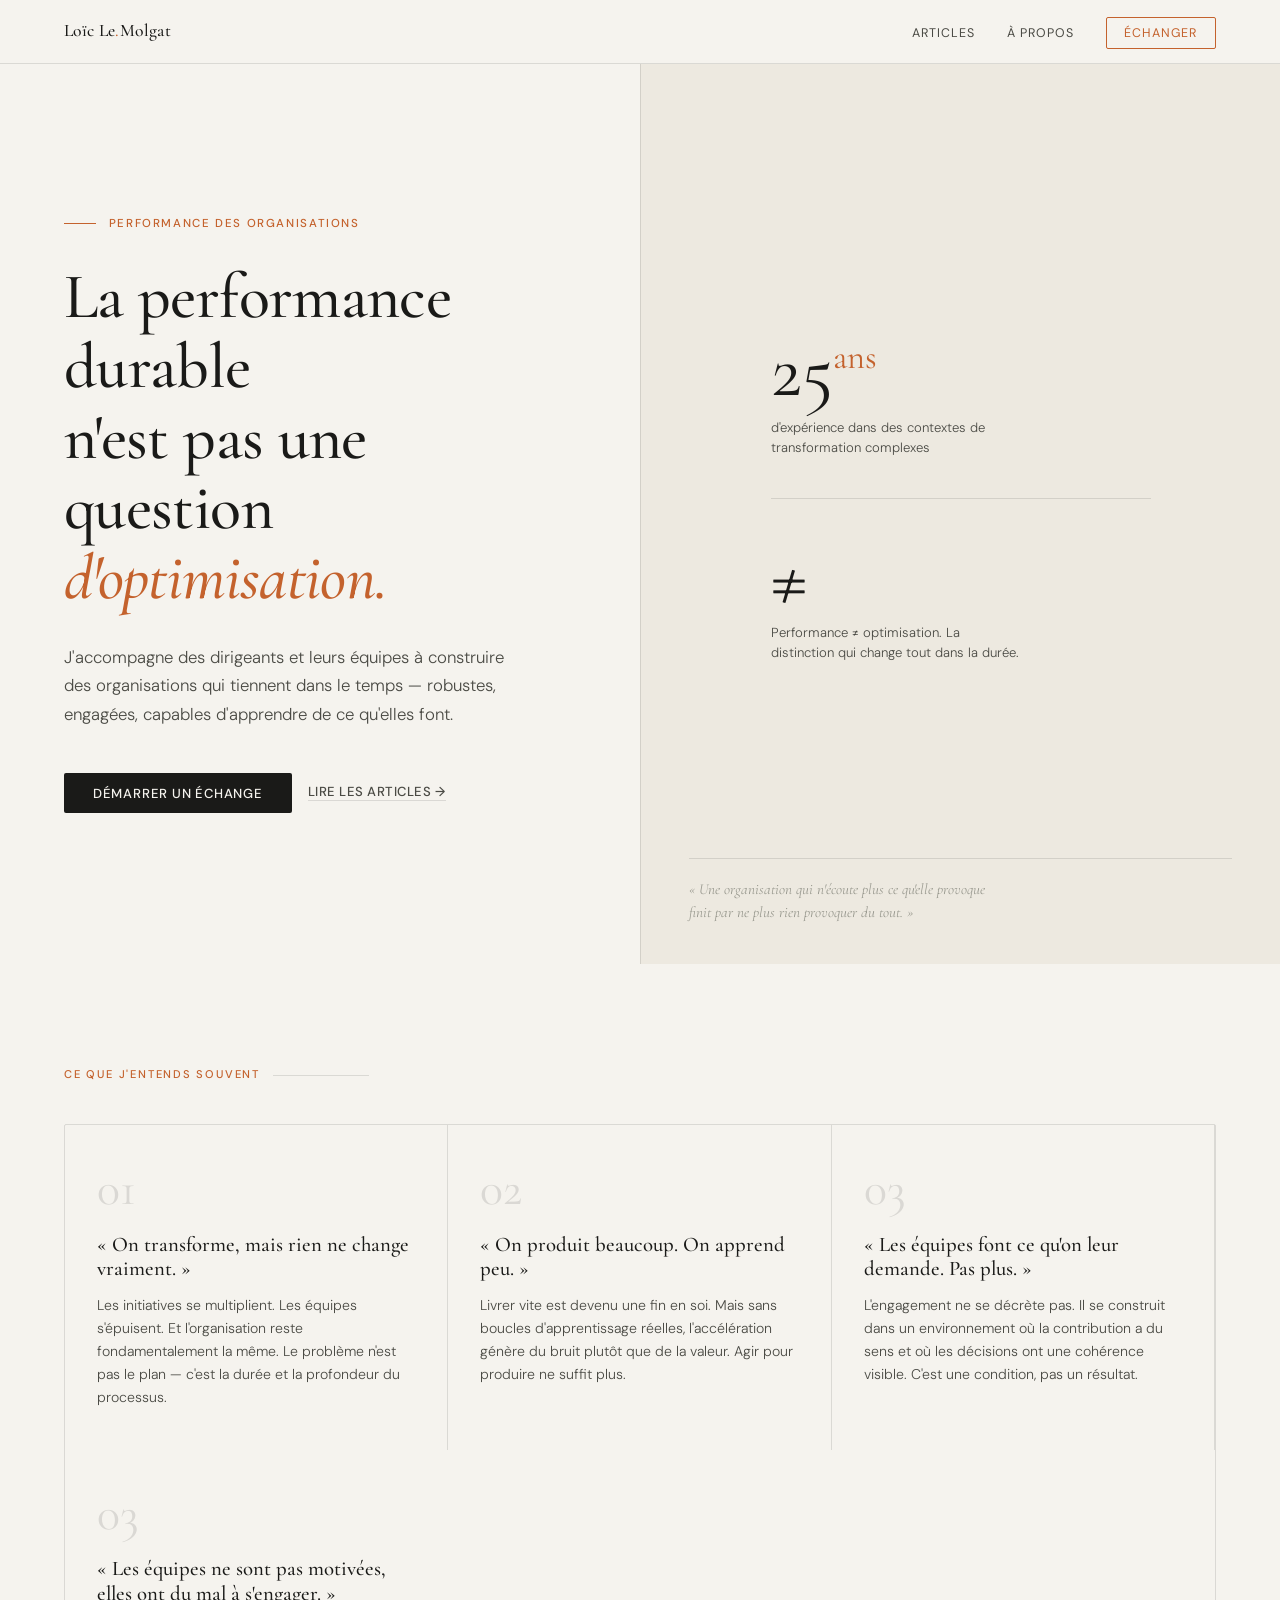
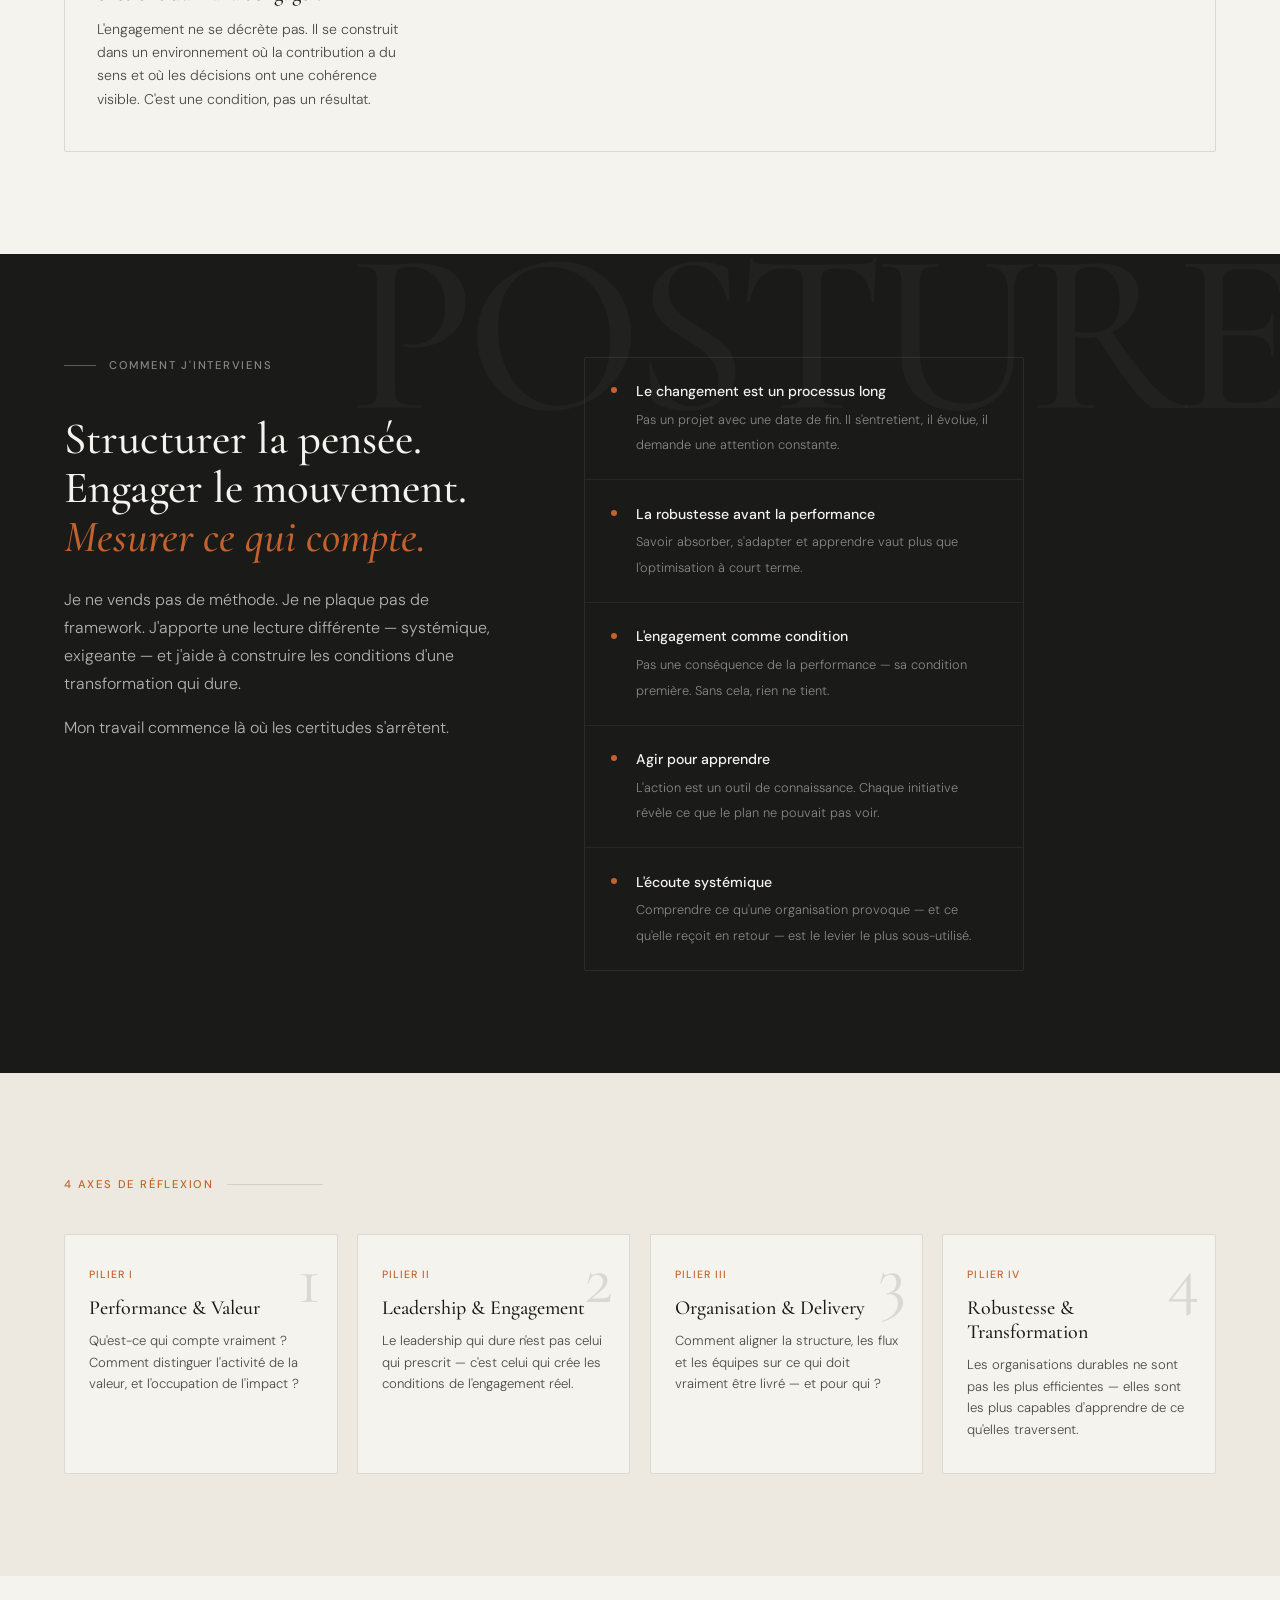
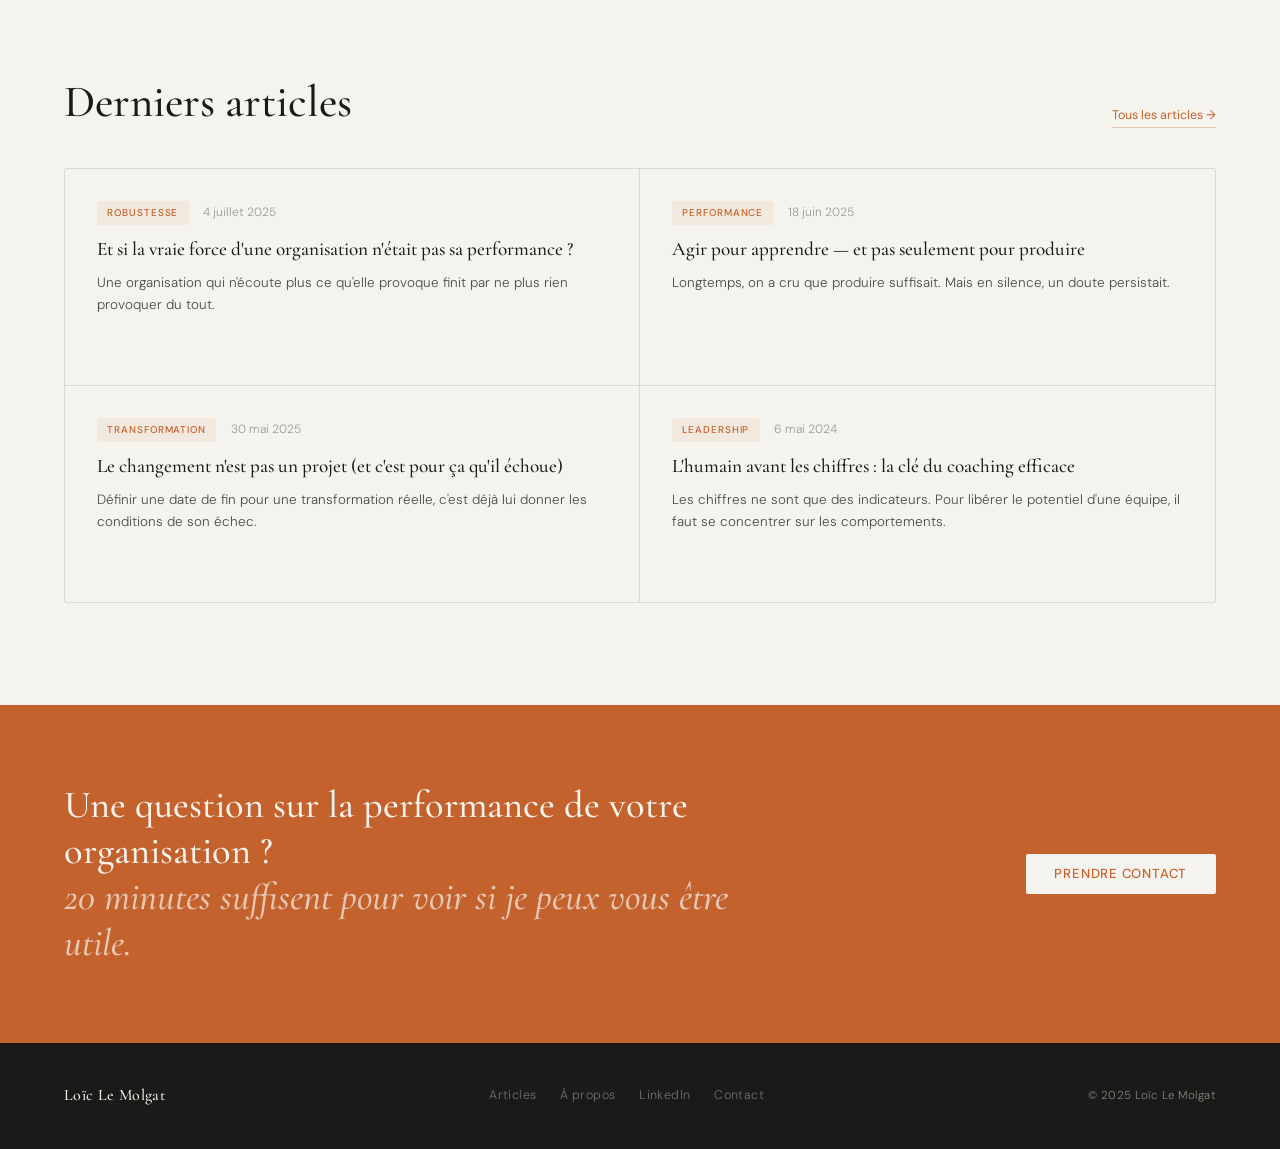
<file: index.html>
<!DOCTYPE html>
<html lang="fr">
<head>
  <meta charset="UTF-8">
  <meta name="viewport" content="width=device-width, initial-scale=1.0">
  <meta name="description" content="Loïc Le Molgat accompagne dirigeants et équipes sur la performance durable, le leadership et la transformation organisationnelle.">
  <meta property="og:title" content="Loïc Le Molgat — Performance, Leadership, Transformation">
  <meta property="og:description" content="La performance durable n'est pas une question d'optimisation.">
  <meta property="og:image" content="/images/og/og-default.jpg">
  <meta property="og:url" content="https://loiclemolgat.fr">
  <title>Loïc Le Molgat — Performance, Leadership, Transformation</title>

  <!-- Fonts -->
  <link rel="preconnect" href="https://fonts.googleapis.com">
  <link rel="preconnect" href="https://fonts.gstatic.com" crossorigin>
  <link href="https://fonts.googleapis.com/css2?family=Cormorant+Garamond:ital,wght@0,400;0,500;0,600;1,400;1,500&family=DM+Sans:wght@300;400;500&display=swap" rel="stylesheet">

  <!-- Global CSS -->
  <link rel="stylesheet" href="/css/base.css">
  <link rel="stylesheet" href="/css/components.css">
  <link rel="stylesheet" href="/css/layout.css">

  <!-- Page CSS -->
  <link rel="stylesheet" href="/css/pages/home.css">
</head>
<body class="page-body">

  <!-- ─── NAV ─── -->
  <nav class="nav" role="navigation" aria-label="Navigation principale">
    <a href="/" class="nav__logo">Loïc Le<span class="nav__logo-dot">.</span>Molgat</a>
    <ul class="nav__links" role="list">
      <li><a href="/articles.html" class="nav__link">Articles</a></li>
      <li><a href="/a-propos.html" class="nav__link">À propos</a></li>
      <li><a href="/contact.html" class="nav__link nav__link--cta">Échanger</a></li>
    </ul>
    <button class="nav__burger" aria-label="Menu" aria-expanded="false">
      <span></span><span></span><span></span>
    </button>
  </nav>

  <!-- ─── HERO ─── -->
  <section class="hero">
    <div class="hero__left">
      <div class="hero__eyebrow fade-up">Performance des organisations</div>

      <h1 class="hero__title fade-up">
        La performance durable<br>
        n'est pas une question<br>
        <em>d'optimisation.</em>
      </h1>

      <p class="hero__sub fade-up">
        J'accompagne des dirigeants et leurs équipes à construire des organisations
        qui tiennent dans le temps — robustes, engagées, capables d'apprendre
        de ce qu'elles font.
      </p>

      <div class="hero__actions fade-up">
        <a href="/contact.html" class="btn btn--primary">Démarrer un échange</a>
        <a href="/articles.html" class="btn btn--text">Lire les articles →</a>
      </div>
    </div>

    <div class="hero__right">
      <div class="hero__stats">
        <div class="hero__stat">
          <div class="stat__num">25<sup>ans</sup></div>
          <div class="stat__label">d'expérience dans des contextes de transformation complexes</div>
        </div>
        <div class="hero__stat">
          <div class="stat__num">≠</div>
          <div class="stat__label">Performance ≠ optimisation. La distinction qui change tout dans la durée.</div>
        </div>
      </div>
      <div class="hero__quote">
        « Une organisation qui n'écoute plus ce qu'elle provoque<br>
        finit par ne plus rien provoquer du tout. »
      </div>
    </div>
  </section>

  <!-- ─── PROBLEMS ─── -->
  <section class="section">
    <div class="section-label section-label--after">Ce que j'entends souvent</div>
    <div class="problems-grid">
      <div class="problems-grid__item">
        <span class="problem__num">01</span>
        <h3 class="problem__title">« On transforme, mais rien ne change vraiment. »</h3>
        <p class="problem__body">Les initiatives se multiplient. Les équipes s'épuisent. Et l'organisation reste fondamentalement la même. Le problème n'est pas le plan — c'est la durée et la profondeur du processus.</p>
      </div>
      <div class="problems-grid__item">
        <span class="problem__num">02</span>
        <h3 class="problem__title">« On produit beaucoup. On apprend peu. »</h3>
        <p class="problem__body">Livrer vite est devenu une fin en soi. Mais sans boucles d'apprentissage réelles, l'accélération génère du bruit plutôt que de la valeur. Agir pour produire ne suffit plus.</p>
      </div>
      <div class="problems-grid__item">
        <span class="problem__num">03</span>
        <h3 class="problem__title">« Les équipes font ce qu'on leur demande. Pas plus. »</h3>
        <p class="problem__body">L'engagement ne se décrète pas. Il se construit dans un environnement où la contribution a du sens et où les décisions ont une cohérence visible. C'est une condition, pas un résultat.</p>
      </div>
	  <div class="problems-grid__item">
        <span class="problem__num">03</span>
        <h3 class="problem__title">« Les équipes ne sont pas motivées, elles ont du mal à s'engager. »</h3>
        <p class="problem__body">L'engagement ne se décrète pas. Il se construit dans un environnement où la contribution a du sens et où les décisions ont une cohérence visible. C'est une condition, pas un résultat.</p>
      </div>
    </div>
  </section>

  <!-- ─── POSTURE ─── -->
  <section class="section section--dark posture">
    <div class="posture__watermark" aria-hidden="true">POSTURE</div>
    <div class="posture-grid">
      <div>
        <div class="section-label section-label--light">Comment j'interviens</div>
        <h2 class="posture__title">
          Structurer la pensée.<br>
          Engager le mouvement.<br>
          <em>Mesurer ce qui compte.</em>
        </h2>
        <p class="posture__body">Je ne vends pas de méthode. Je ne plaque pas de framework. J'apporte une lecture différente — systémique, exigeante — et j'aide à construire les conditions d'une transformation qui dure.</p>
        <p class="posture__body">Mon travail commence là où les certitudes s'arrêtent.</p>
      </div>
      <div class="convictions">
        <div class="conviction"><div class="conviction__dot"></div><div><span class="conviction__title">Le changement est un processus long</span><span class="conviction__body">Pas un projet avec une date de fin. Il s'entretient, il évolue, il demande une attention constante.</span></div></div>
        <div class="conviction"><div class="conviction__dot"></div><div><span class="conviction__title">La robustesse avant la performance</span><span class="conviction__body">Savoir absorber, s'adapter et apprendre vaut plus que l'optimisation à court terme.</span></div></div>
        <div class="conviction"><div class="conviction__dot"></div><div><span class="conviction__title">L'engagement comme condition</span><span class="conviction__body">Pas une conséquence de la performance — sa condition première. Sans cela, rien ne tient.</span></div></div>
        <div class="conviction"><div class="conviction__dot"></div><div><span class="conviction__title">Agir pour apprendre</span><span class="conviction__body">L'action est un outil de connaissance. Chaque initiative révèle ce que le plan ne pouvait pas voir.</span></div></div>
        <div class="conviction"><div class="conviction__dot"></div><div><span class="conviction__title">L'écoute systémique</span><span class="conviction__body">Comprendre ce qu'une organisation provoque — et ce qu'elle reçoit en retour — est le levier le plus sous-utilisé.</span></div></div>
      </div>
    </div>
  </section>

  <!-- ─── PILLARS ─── -->
  <section class="section section--warm">
    <div class="section-label section-label--after">4 axes de réflexion</div>
    <div class="pillars-grid">
      <div class="pillar-card"><span class="pillar-card__num" aria-hidden="true">1</span><span class="pillar-card__tag">Pilier I</span><h3 class="pillar-card__title">Performance & Valeur</h3><p class="pillar-card__body">Qu'est-ce qui compte vraiment ? Comment distinguer l'activité de la valeur, et l'occupation de l'impact ?</p></div>
      <div class="pillar-card"><span class="pillar-card__num" aria-hidden="true">2</span><span class="pillar-card__tag">Pilier II</span><h3 class="pillar-card__title">Leadership & Engagement</h3><p class="pillar-card__body">Le leadership qui dure n'est pas celui qui prescrit — c'est celui qui crée les conditions de l'engagement réel.</p></div>
      <div class="pillar-card"><span class="pillar-card__num" aria-hidden="true">3</span><span class="pillar-card__tag">Pilier III</span><h3 class="pillar-card__title">Organisation & Delivery</h3><p class="pillar-card__body">Comment aligner la structure, les flux et les équipes sur ce qui doit vraiment être livré — et pour qui ?</p></div>
      <div class="pillar-card"><span class="pillar-card__num" aria-hidden="true">4</span><span class="pillar-card__tag">Pilier IV</span><h3 class="pillar-card__title">Robustesse & Transformation</h3><p class="pillar-card__body">Les organisations durables ne sont pas les plus efficientes — elles sont les plus capables d'apprendre de ce qu'elles traversent.</p></div>
    </div>
  </section>

  <!-- ─── ARTICLES ─── -->
  <section class="section">
    <div class="section-header">
      <h2>Derniers articles</h2>
      <a href="/articles.html" class="section-header__link">Tous les articles →</a>
    </div>
    <div class="home-articles">
      <a class="home-article" href="/articles/vraie-force-organisation-performance.html" data-pillar="Robustesse & Transformation">
        <div class="article-meta"><span class="badge badge--pillar">Robustesse</span><span class="article-date">4 juillet 2025</span></div>
        <h3 class="home-article__title">Et si la vraie force d'une organisation n'était pas sa performance ?</h3>
        <p class="home-article__excerpt">Une organisation qui n'écoute plus ce qu'elle provoque finit par ne plus rien provoquer du tout.</p>
        <span class="home-article__arrow">Lire l'article →</span>
      </a>
      <a class="home-article" href="/articles/agir-pour-apprendre.html" data-pillar="Performance & Valeur">
        <div class="article-meta"><span class="badge badge--pillar">Performance</span><span class="article-date">18 juin 2025</span></div>
        <h3 class="home-article__title">Agir pour apprendre — et pas seulement pour produire</h3>
        <p class="home-article__excerpt">Longtemps, on a cru que produire suffisait. Mais en silence, un doute persistait.</p>
        <span class="home-article__arrow">Lire l'article →</span>
      </a>
      <a class="home-article" href="/articles/changement-pas-un-projet.html" data-pillar="Robustesse & Transformation">
        <div class="article-meta"><span class="badge badge--pillar">Transformation</span><span class="article-date">30 mai 2025</span></div>
        <h3 class="home-article__title">Le changement n'est pas un projet (et c'est pour ça qu'il échoue)</h3>
        <p class="home-article__excerpt">Définir une date de fin pour une transformation réelle, c'est déjà lui donner les conditions de son échec.</p>
        <span class="home-article__arrow">Lire l'article →</span>
      </a>
      <a class="home-article" href="/articles/humain-avant-chiffres-coaching.html" data-pillar="Leadership & Engagement">
        <div class="article-meta"><span class="badge badge--pillar">Leadership</span><span class="article-date">6 mai 2024</span></div>
        <h3 class="home-article__title">L'humain avant les chiffres : la clé du coaching efficace</h3>
        <p class="home-article__excerpt">Les chiffres ne sont que des indicateurs. Pour libérer le potentiel d'une équipe, il faut se concentrer sur les comportements.</p>
        <span class="home-article__arrow">Lire l'article →</span>
      </a>
    </div>
  </section>

  <!-- ─── CTA BAND ─── -->
  <section class="cta-band">
    <h2 class="cta-band__title">
      Une question sur la performance de votre organisation ?<br>
      <em>20 minutes suffisent pour voir si je peux vous être utile.</em>
    </h2>
    <a href="/contact.html" class="btn btn--white">Prendre contact</a>
  </section>

  <!-- ─── FOOTER ─── -->
  <footer class="footer">
    <a href="/" class="footer__brand">Loïc Le Molgat</a>
    <nav class="footer__links" aria-label="Liens secondaires">
      <a href="/articles.html" class="footer__link">Articles</a>
      <a href="/a-propos.html" class="footer__link">À propos</a>
      <a href="https://linkedin.com/in/loiclemolgat" class="footer__link" target="_blank" rel="noopener">LinkedIn</a>
      <a href="/contact.html" class="footer__link">Contact</a>
    </nav>
    <span class="footer__copy">© 2025 Loïc Le Molgat</span>
  </footer>

  <!-- Toast -->
  <div class="toast" id="toast" role="status" aria-live="polite">
    <div class="toast__dot"></div>
    <span class="toast__message"></span>
  </div>

  <!-- JS -->
  <script src="/js/main.js"></script>
</body>
</html>
</file>
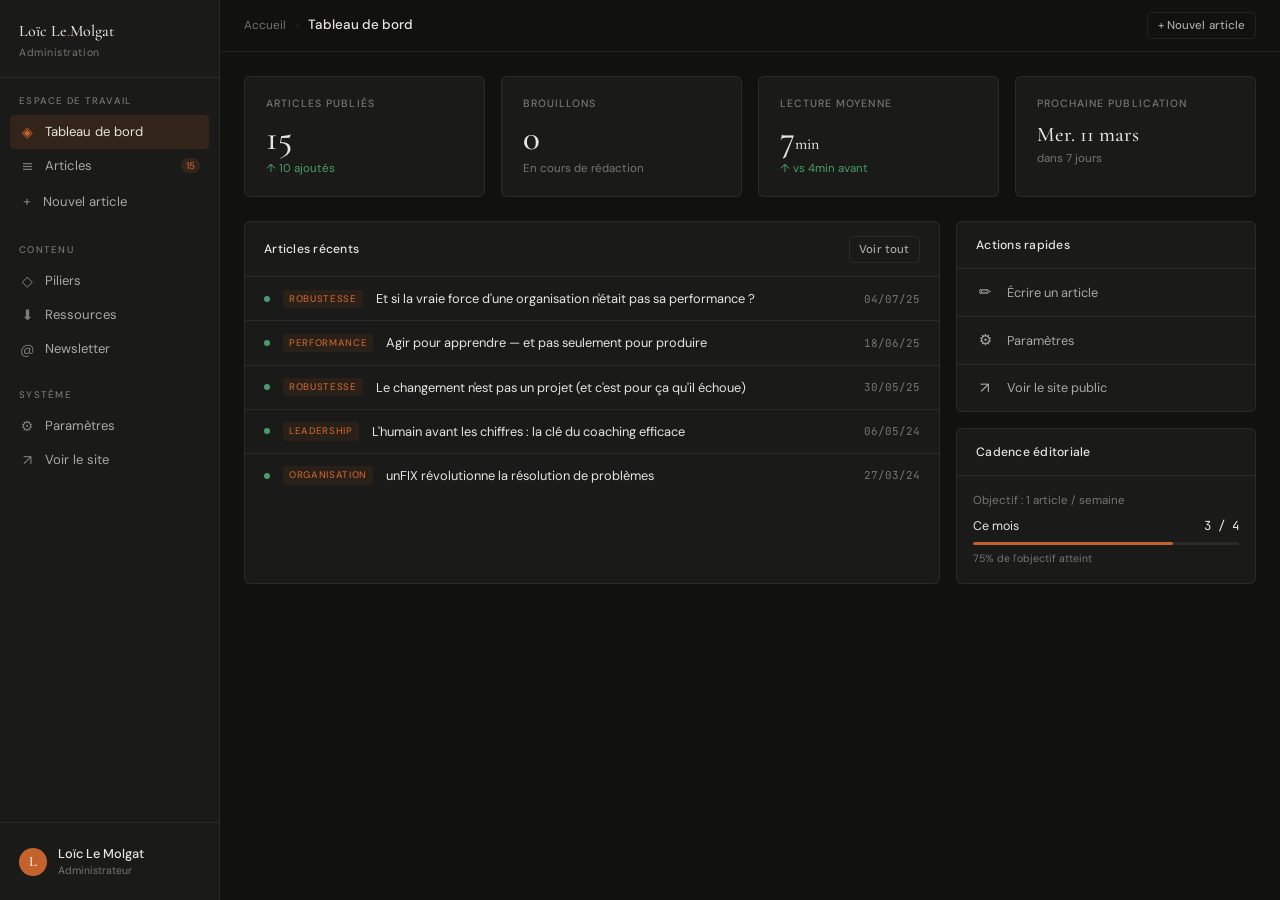
<file: admin/index.html>
<!DOCTYPE html>
<html lang="fr">
<head>
  <meta charset="UTF-8">
  <meta name="viewport" content="width=device-width, initial-scale=1.0">
  <meta name="robots" content="noindex, nofollow">
  <title>Admin — loiclemolgat.fr</title>

  <!-- Fonts -->
  <link rel="preconnect" href="https://fonts.googleapis.com">
  <link href="https://fonts.googleapis.com/css2?family=Cormorant+Garamond:ital,wght@0,400;0,500;1,400&family=DM+Sans:wght@300;400;500&family=JetBrains+Mono:wght@400;500&display=swap" rel="stylesheet">

  <!-- Admin CSS -->
  <link rel="stylesheet" href="/css/admin/admin-base.css">
  <link rel="stylesheet" href="/css/admin/editor.css">
  <link rel="stylesheet" href="/css/admin/dashboard.css">
</head>
<body>

  <!-- ─── SIDEBAR ─── -->
  <aside class="sidebar">
    <a href="/" class="sidebar__brand" target="_blank">
      <div class="sidebar__brand-name">Loïc Le<span>.</span>Molgat</div>
      <div class="sidebar__brand-sub">Administration</div>
    </a>

    <div class="sidebar__section">
      <div class="sidebar__section-label">Espace de travail</div>
      <button class="sidebar__nav-item active" data-view="dashboard" onclick="showView('dashboard')">
        <span class="nav-icon">◈</span> Tableau de bord
      </button>
      <button class="sidebar__nav-item" data-view="articles" onclick="showView('articles'); Articles.init()">
        <span class="nav-icon">≡</span> Articles
        <span class="nav-badge">15</span>
      </button>
      <a class="sidebar__nav-item" href="/admin/editor.html" style="text-decoration:none;display:flex;align-items:center;gap:.5rem;">
        <span class="nav-icon">+</span> Nouvel article
      </a>
    </div>

    <div class="sidebar__section">
      <div class="sidebar__section-label">Contenu</div>
      <button class="sidebar__nav-item" data-view="pillars" onclick="showView('pillars')">
        <span class="nav-icon">◇</span> Piliers
      </button>
      <button class="sidebar__nav-item" onclick="showToast('Bientôt disponible')">
        <span class="nav-icon">⬇</span> Ressources
      </button>
      <button class="sidebar__nav-item" onclick="showToast('Bientôt disponible')">
        <span class="nav-icon">@</span> Newsletter
      </button>
    </div>

    <div class="sidebar__section">
      <div class="sidebar__section-label">Système</div>
      <button class="sidebar__nav-item" data-view="settings" onclick="showView('settings')">
        <span class="nav-icon">⚙</span> Paramètres
      </button>
      <button class="sidebar__nav-item" onclick="window.open('/', '_blank')">
        <span class="nav-icon">↗</span> Voir le site
      </button>

    </div>

    <div class="sidebar__footer">
      <div class="sidebar__user">
        <div class="user-avatar">L</div>
        <div>
          <div class="user-name">Loïc Le Molgat</div>
          <div class="user-role">Administrateur</div>
        </div>
      </div>
    </div>
  </aside>

  <!-- ─── MAIN ─── -->
  <div class="admin-main">

    <!-- Topbar -->
    <div class="topbar">
      <span class="topbar__path" id="topbar-path">Accueil</span>
      <span class="topbar__sep">›</span>
      <span class="topbar__title" id="topbar-title">Tableau de bord</span>
      <div class="topbar__actions" id="topbar-actions">
        <button class="abtn abtn--ghost abtn--sm" onclick="showView('editor'); Editor.newArticle()">+ Nouvel article</button>
      </div>
    </div>

    <!-- Content -->
    <div class="admin-content">

      <!-- ═══ DASHBOARD ═══ -->
      <div id="view-dashboard" class="a-view active">
        <div class="stats-row">
          <div class="stat-card">
            <div class="stat-card__label">Articles publiés</div>
            <div class="stat-card__value">15</div>
            <div class="stat-card__sub stat-trend">↑ 10 ajoutés</div>
          </div>
          <div class="stat-card">
            <div class="stat-card__label">Brouillons</div>
            <div class="stat-card__value">2</div>
            <div class="stat-card__sub">En cours de rédaction</div>
          </div>
          <div class="stat-card">
            <div class="stat-card__label">Lecture moyenne</div>
            <div class="stat-card__value">7<span style="font-size:1rem">min</span></div>
            <div class="stat-card__sub stat-trend">↑ vs 4min avant</div>
          </div>
          <div class="stat-card">
            <div class="stat-card__label">Prochaine publication</div>
            <div class="stat-card__value" style="font-size:1.3rem;padding-top:0.3rem">Mer. 11 mars</div>
            <div class="stat-card__sub">dans 7 jours</div>
          </div>
        </div>

        <div class="dash-grid">
          <div class="panel">
            <div class="panel__header">
              <span class="panel__title">Articles récents</span>
              <button class="abtn abtn--ghost abtn--sm" onclick="showView('articles'); Articles.init()">Voir tout</button>
            </div>
            <div id="recent-articles-list"></div>
          </div>

          <div style="display:flex;flex-direction:column;gap:1rem">
            <div class="panel">
              <div class="panel__header"><span class="panel__title">Actions rapides</span></div>
              <div class="quick-action" onclick="showView('editor'); Editor.newArticle()"><span class="qa-icon">✏</span><span>Écrire un article</span></div>
              <div class="quick-action" onclick="showView('settings')"><span class="qa-icon">⚙</span><span>Paramètres</span></div>
              <div class="quick-action" onclick="window.open('/', '_blank')"><span class="qa-icon">↗</span><span>Voir le site public</span></div>
            </div>

            <div class="panel">
              <div class="panel__header"><span class="panel__title">Cadence éditoriale</span></div>
              <div style="padding:1rem">
                <div style="font-size:0.72rem;color:var(--a-text-dim);margin-bottom:0.5rem">Objectif : 1 article / semaine</div>
                <div style="display:flex;justify-content:space-between;font-size:0.78rem;color:var(--a-text);margin-bottom:0.4rem"><span>Ce mois</span><span style="font-family:var(--a-mono)">3 / 4</span></div>
                <div class="prog-bar"><div class="prog-fill" style="width:75%"></div></div>
                <div style="font-size:0.66rem;color:var(--a-text-dim);margin-top:0.3rem">75% de l'objectif atteint</div>
              </div>
            </div>
          </div>
        </div>
      </div>

      <!-- ═══ ARTICLES ═══ -->
      <div id="view-articles" class="a-view">
        <div class="list-toolbar">
          <input type="text" id="articles-search" class="search-input" placeholder="Rechercher un article…">
          <select id="articles-filter-pillar" class="filter-select">
            <option value="">Tous les piliers</option>
            <option value="Performance">Performance & Valeur</option>
            <option value="Leadership">Leadership & Engagement</option>
            <option value="Organisation">Organisation & Delivery</option>
            <option value="Robustesse">Robustesse & Transformation</option>
          </select>
          <select id="articles-filter-status" class="filter-select">
            <option value="">Tous statuts</option>
            <option value="published">Publiés</option>
            <option value="draft">Brouillons</option>
          </select>
        </div>
        <div class="articles-table">
          <div class="table-head">
            <span>Titre</span><span>Pilier</span><span>Statut</span><span>Date</span><span>Actions</span>
          </div>
          <div id="articles-tbody"></div>
        </div>
      </div>

      <!-- ═══ EDITOR ═══ -->
      <div id="view-editor" class="a-view">
        <div class="editor-layout">
          <div class="editor-main">
            <div class="editor-toolbar">
              <button class="tb-btn" onclick="Editor.format('bold')"><b>G</b></button>
              <button class="tb-btn" onclick="Editor.format('italic')"><em>I</em></button>
              <div class="tb-sep"></div>
              <button class="tb-btn" onclick="Editor.format('h2')">H2</button>
              <button class="tb-btn" onclick="Editor.format('h3')">H3</button>
              <div class="tb-sep"></div>
              <button class="tb-btn" onclick="Editor.format('quote')">«»</button>
              <button class="tb-btn" onclick="Editor.format('ul')">— Liste</button>
              <div class="tb-sep"></div>
              <button class="tb-btn" onclick="Editor.format('link')">↗ Lien</button>
              <span class="autosave"><div class="autosave__dot"></div><span id="autosave-label">Sauvegardé</span></span>
            </div>

            <input type="text" class="editor-title" id="editor-title" placeholder="Titre de l'article…">

            <div class="editor-meta">
              <span class="editor-meta__pillar" id="editor-pillar-display">Pilier non défini</span>
              <span style="color:var(--a-border-hi)">·</span>
              <span id="editor-status-display">Brouillon</span>
            </div>

            <div class="editor-scroll">
              <div class="editor-body" id="editor-body" contenteditable="true"
                data-placeholder="Commencez à écrire… Partez d'un problème réel, donnez une lecture différente, apportez un cadre de réflexion. Terminez par une ouverture.">
              </div>
            </div>

            <div class="word-count">
              <span id="word-count">0 mots</span>
              <span id="read-time">~ 0 min de lecture</span>
            </div>
          </div>

          <div class="editor-sidebar">
            <div class="panel">
              <div class="sp-header">Publication <span class="status-badge status-badge--draft" id="pub-status-badge">Brouillon</span></div>
              <div class="sp-body">
                <div class="form-group">
                  <label class="form-label">Statut</label>
                  <select class="form-control" id="pub-status">
                    <option value="draft">Brouillon</option>
                    <option value="published">Publié</option>
                  </select>
                </div>
                <div class="form-group">
                  <label class="form-label">Date</label>
                  <input type="date" class="form-control" id="pub-date">
                </div>
                <div style="display:flex;gap:0.5rem;margin-top:0.3rem">
                  <button class="abtn abtn--ghost" style="flex:1" onclick="Editor.saveDraft()">Brouillon</button>
                  <button class="abtn abtn--primary" style="flex:1" onclick="Editor.publish()">Publier</button>
                </div>
              </div>
            </div>

            <div class="panel">
              <div class="sp-header">Classification</div>
              <div class="sp-body">
                <div class="form-group">
                  <label class="form-label">Pilier</label>
                  <select class="form-control" id="article-pillar">
                    <option value="">Choisir…</option>
                    <option value="Performance & Valeur">Performance & Valeur</option>
                    <option value="Leadership & Engagement">Leadership & Engagement</option>
                    <option value="Organisation & Delivery">Organisation & Delivery</option>
                    <option value="Robustesse & Transformation">Robustesse & Transformation</option>
                  </select>
                </div>
                <div class="form-group">
                  <label class="form-label">Mots-clés</label>
                  <div class="tag-input" id="tags-container" onclick="document.getElementById('tag-text').focus()">
                    <span class="tag">transformation <span class="tag__remove" onclick="Editor.removeTag(this)">×</span></span>
                    <input id="tag-text" type="text" class="tag-text-input" placeholder="Ajouter…" onkeydown="Editor.addTag(event)">
                  </div>
                </div>
              </div>
            </div>

            <div class="panel">
              <div class="sp-header">SEO & Méta</div>
              <div class="sp-body">
                <div class="form-group">
                  <label class="form-label">Extrait</label>
                  <textarea class="form-textarea" id="article-excerpt" placeholder="2–3 phrases qui donnent envie de lire…"></textarea>
                </div>
                <div class="form-group">
                  <label class="form-label">Slug URL</label>
                  <input type="text" class="form-control" id="article-slug" placeholder="mon-article">
                </div>
              </div>
            </div>

            <div class="panel">
              <div class="sp-header">Rappel éditorial</div>
              <div class="sp-body">
                <div class="editorial-reminder">
                  <div class="editorial-reminder__step"><span class="editorial-reminder__num">①</span><span class="editorial-reminder__text">Partir d'un problème réel</span></div>
                  <div class="editorial-reminder__step"><span class="editorial-reminder__num">②</span><span class="editorial-reminder__text">Donner une lecture différente</span></div>
                  <div class="editorial-reminder__step"><span class="editorial-reminder__num">③</span><span class="editorial-reminder__text">Apporter un cadre de réflexion</span></div>
                  <div class="editorial-reminder__step"><span class="editorial-reminder__num">④</span><span class="editorial-reminder__text">Terminer par une ouverture</span></div>
                  <div class="editorial-reminder__avoid">Éviter : effets de mode · injonctions · déclarations vagues</div>
                </div>
              </div>
            </div>
          </div>
        </div>
      </div>

      <!-- ═══ SETTINGS ═══ -->
      <div id="view-settings" class="a-view">
        <div class="settings-layout">
          <div class="settings-nav">
            <button class="settings-nav-item active" onclick="showSettingsPanel('general', this)">Général</button>
            <button class="settings-nav-item" onclick="showSettingsPanel('editorial', this)">Éditorial</button>
            <button class="settings-nav-item" onclick="showSettingsPanel('seo', this)">SEO</button>
            <button class="settings-nav-item" onclick="showSettingsPanel('contact', this)">Contact</button>
            <button class="settings-nav-item" onclick="showSettingsPanel('compte', this)">Compte</button>
          </div>
          <div id="settings-panels">
            <div id="settings-general" class="settings-panel active">
              <div class="settings-section">
                <div class="settings-section-title">Informations du site</div>
                <div class="settings-body">
                  <div class="settings-row"><div class="settings-row__label"><strong>Nom du site</strong><span>Affiché dans l'onglet</span></div><input type="text" class="form-control" value="Loïc Le Molgat" style="width:200px"></div>
                  <div class="settings-row"><div class="settings-row__label"><strong>Tagline</strong><span>Phrase d'accroche</span></div><input type="text" class="form-control" value="Performance des organisations" style="width:200px"></div>
                  <div class="settings-row"><div class="settings-row__label"><strong>URL du site</strong></div><input type="text" class="form-control" value="https://loiclemolgat.fr" style="width:220px"></div>
                </div>
              </div>
              <div class="settings-section">
                <div class="settings-section-title">Fonctionnalités</div>
                <div class="settings-body">
                  <div class="settings-row"><div class="settings-row__label"><strong>Newsletter</strong><span>Afficher l'inscription sur le site</span></div><div class="toggle" onclick="this.classList.toggle('on')"></div></div>
                  <div class="settings-row"><div class="settings-row__label"><strong>Commentaires</strong><span>Activer les réactions</span></div><div class="toggle" onclick="this.classList.toggle('on')"></div></div>
                  <div class="settings-row"><div class="settings-row__label"><strong>Contenu premium</strong><span>Téléchargements</span></div><div class="toggle" onclick="this.classList.toggle('on')"></div></div>
                </div>
              </div>
              <button class="abtn abtn--primary" onclick="showToast('Paramètres sauvegardés')">Sauvegarder</button>
            </div>
            <div id="settings-editorial" class="settings-panel">
              <div class="settings-section">
                <div class="settings-section-title">Ligne éditoriale</div>
                <div class="settings-body">
                  <div class="settings-row"><div class="settings-row__label"><strong>Fréquence cible</strong></div><select class="form-control" style="width:160px"><option selected>1 article / semaine</option><option>2 articles / mois</option></select></div>
                  <div class="settings-row"><div class="settings-row__label"><strong>Longueur cible</strong></div><select class="form-control" style="width:160px"><option>800–1 200 mots</option><option selected>1 200–2 000 mots</option><option>2 000+ mots</option></select></div>
                </div>
              </div>
              <button class="abtn abtn--primary" onclick="showToast('Paramètres éditoriaux sauvegardés')">Sauvegarder</button>
            </div>
            <div id="settings-seo" class="settings-panel">
              <div class="settings-section">
                <div class="settings-section-title">Métadonnées</div>
                <div class="settings-body">
                  <div class="settings-row"><div class="settings-row__label"><strong>Meta description</strong></div><textarea class="form-textarea" style="width:280px">Loïc Le Molgat accompagne dirigeants et équipes sur la performance durable, le leadership et la transformation organisationnelle.</textarea></div>
                  <div class="settings-row"><div class="settings-row__label"><strong>Google Analytics</strong></div><input type="text" class="form-control" placeholder="G-XXXXXXXXXX" style="width:180px"></div>
                  <div class="settings-row"><div class="settings-row__label"><strong>Sitemap XML</strong></div><div class="toggle on" onclick="this.classList.toggle('on')"></div></div>
                </div>
              </div>
              <button class="abtn abtn--primary" onclick="showToast('Paramètres SEO sauvegardés')">Sauvegarder</button>
            </div>
            <div id="settings-contact" class="settings-panel">
              <div class="settings-section">
                <div class="settings-section-title">Contact & Réseaux</div>
                <div class="settings-body">
                  <div class="settings-row"><div class="settings-row__label"><strong>Email</strong></div><input type="email" class="form-control" value="loic@loiclemolgat.fr" style="width:220px"></div>
                  <div class="settings-row"><div class="settings-row__label"><strong>LinkedIn</strong></div><input type="text" class="form-control" value="linkedin.com/in/loiclemolgat" style="width:220px"></div>
                  <div class="settings-row"><div class="settings-row__label"><strong>Lien Calendly</strong><span>Pour le CTA rendez-vous</span></div><input type="text" class="form-control" placeholder="calendly.com/…" style="width:220px"></div>
                </div>
              </div>
              <button class="abtn abtn--primary" onclick="showToast('Contact sauvegardé')">Sauvegarder</button>
            </div>
            <div id="settings-compte" class="settings-panel">
              <div class="settings-section">
                <div class="settings-section-title">Profil administrateur</div>
                <div class="settings-body">
                  <div class="settings-row"><div class="settings-row__label"><strong>Nom affiché</strong></div><input type="text" class="form-control" value="Loïc Le Molgat" style="width:200px"></div>
                  <div class="settings-row"><div class="settings-row__label"><strong>Email</strong></div><input type="email" class="form-control" value="loic@loiclemolgat.fr" style="width:200px"></div>
                  <div class="settings-row"><div class="settings-row__label"><strong>Mot de passe</strong></div><button class="abtn abtn--ghost abtn--sm">Modifier</button></div>
                </div>
              </div>
              <button class="abtn abtn--primary" onclick="showToast('Compte mis à jour')">Sauvegarder</button>
            </div>
          </div>
        </div>
      </div>

      <!-- ═══ PILLARS ═══ -->
      <div id="view-pillars" class="a-view">
        <div style="max-width:700px;display:flex;flex-direction:column;gap:0.8rem">
          <div class="panel"><div class="panel__header"><span style="font-family:var(--a-serif);font-size:1rem">Performance & Valeur</span><span style="font-size:0.72rem;color:var(--a-text-dim)">6 articles</span></div><div style="padding:1rem 1.2rem;font-size:0.82rem;color:var(--a-text-dim);line-height:1.6">Qu'est-ce qui compte vraiment ? Comment distinguer l'activité de la valeur, et l'occupation de l'impact ?</div></div>
          <div class="panel"><div class="panel__header"><span style="font-family:var(--a-serif);font-size:1rem">Leadership & Engagement</span><span style="font-size:0.72rem;color:var(--a-text-dim)">5 articles</span></div><div style="padding:1rem 1.2rem;font-size:0.82rem;color:var(--a-text-dim);line-height:1.6">Le leadership qui dure n'est pas celui qui prescrit — c'est celui qui crée les conditions de l'engagement réel.</div></div>
          <div class="panel"><div class="panel__header"><span style="font-family:var(--a-serif);font-size:1rem">Organisation & Delivery</span><span style="font-size:0.72rem;color:var(--a-text-dim)">4 articles</span></div><div style="padding:1rem 1.2rem;font-size:0.82rem;color:var(--a-text-dim);line-height:1.6">Comment aligner la structure, les flux et les équipes sur ce qui doit vraiment être livré ?</div></div>
          <div class="panel"><div class="panel__header"><span style="font-family:var(--a-serif);font-size:1rem">Robustesse & Transformation</span><span style="font-size:0.72rem;color:var(--a-text-dim)">7 articles</span></div><div style="padding:1rem 1.2rem;font-size:0.82rem;color:var(--a-text-dim);line-height:1.6">Les organisations durables ne sont pas les plus efficientes — elles sont les plus capables d'apprendre de ce qu'elles traversent.</div></div>
        </div>
      </div>

    </div><!-- /admin-content -->
  </div><!-- /admin-main -->

  <!-- Toast -->
  <div class="a-toast" id="a-toast">
    <div class="a-toast__dot"></div>
    <span class="a-toast__msg"></span>
  </div>

  <!-- Admin JS (order matters) -->
  <script src="/js/admin/admin-core.js"></script>
  <script src="/js/admin/articles.js"></script>
  <script src="/js/admin/editor.js"></script>

  <script>
    // ─── INIT ───
    document.addEventListener('DOMContentLoaded', async () => {
      Editor.init();

      // Charger les articles depuis l'API dès le démarrage
      await Articles.load();

      // Afficher les 5 derniers dans le dashboard
      const list = document.getElementById('recent-articles-list');
      if (list) {
        const recent = Articles.data.filter(a => a.status === 'published').slice(0, 5);
        list.innerHTML = recent.length
          ? recent.map(a => `
              <div class="article-row" onclick="showView('articles'); Articles.init()">
                <div class="status-dot status-dot--${a.status}"></div>
                <span class="pillar-tag">${(a.pillar||'').split('&')[0].trim()}</span>
                <span class="article-row__title">${a.title}</span>
                <span class="article-row__date">${Articles.formatDate(a.date)}</span>
              </div>`).join('')
          : '<div style="padding:1rem;font-size:.82rem;color:var(--a-text-dim)">Aucun article trouvé.</div>';
      }
    });
  </script>
</body>
</html>
</file>
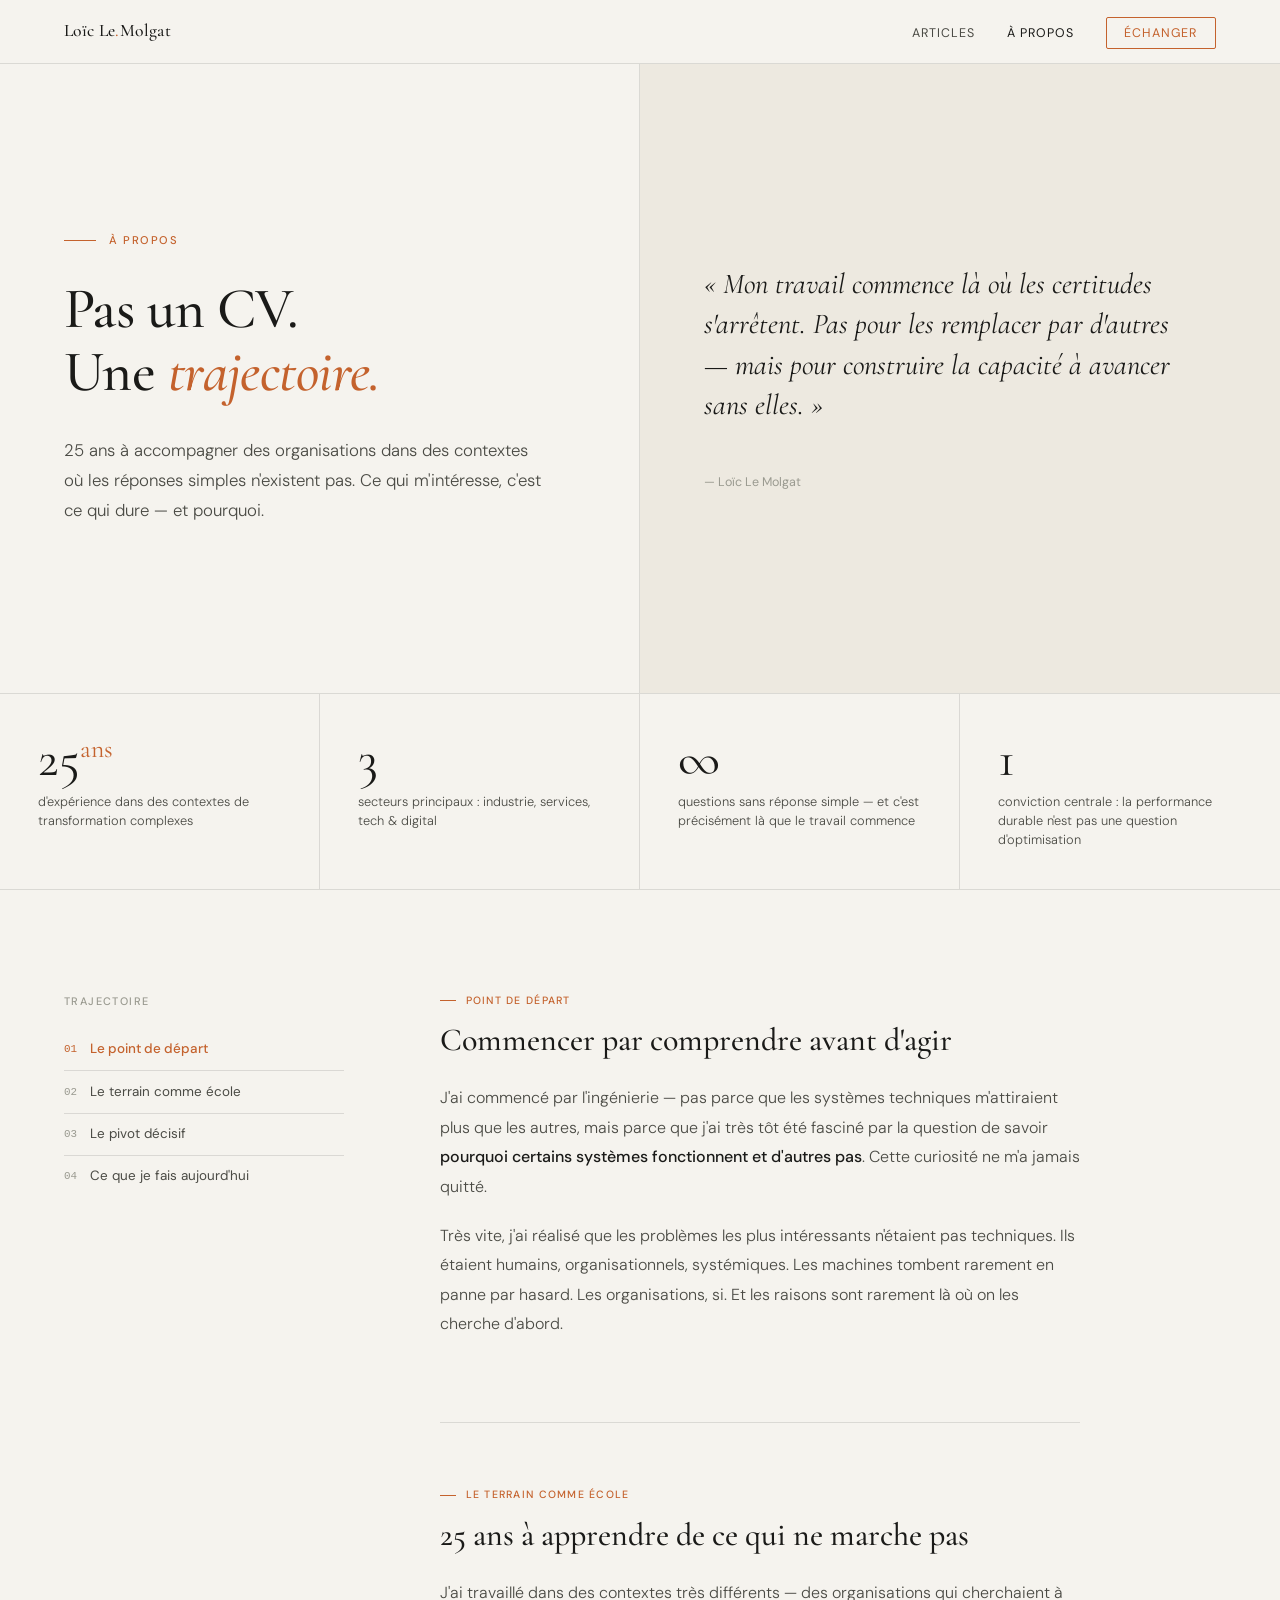
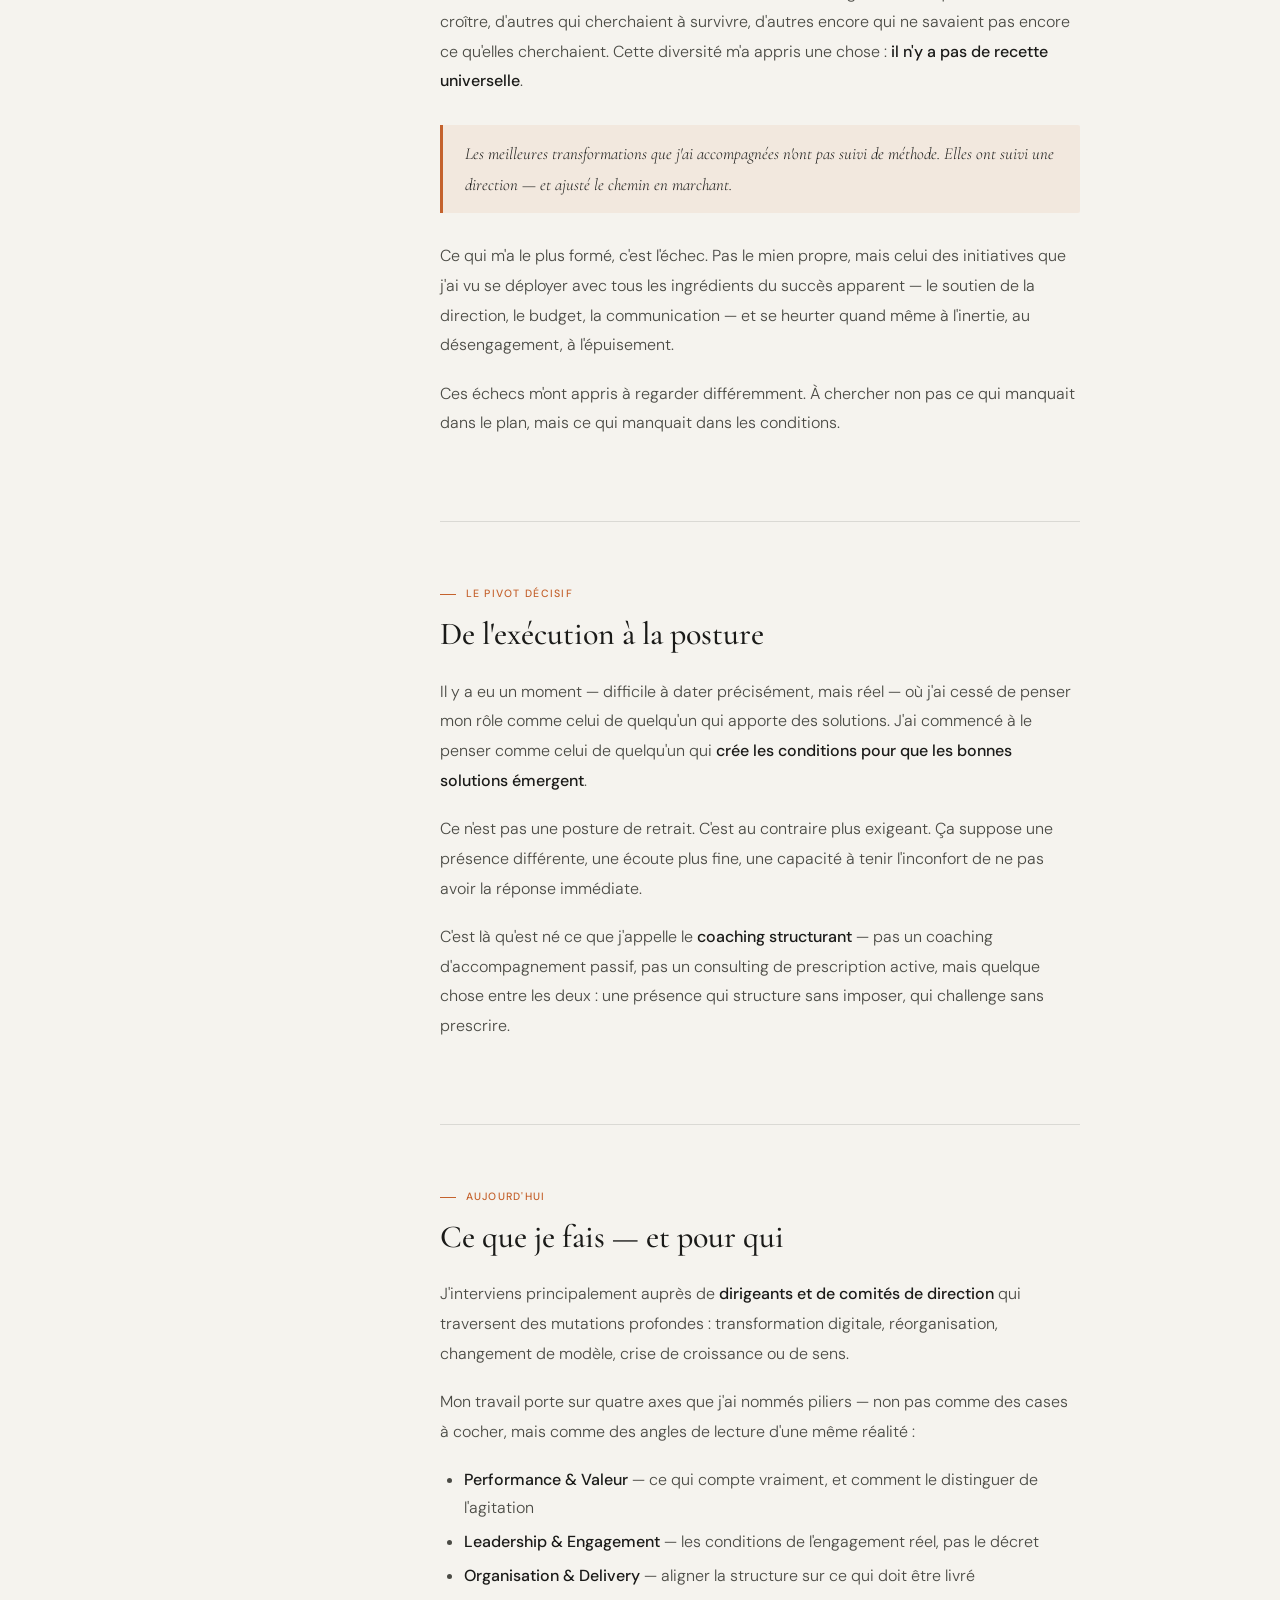
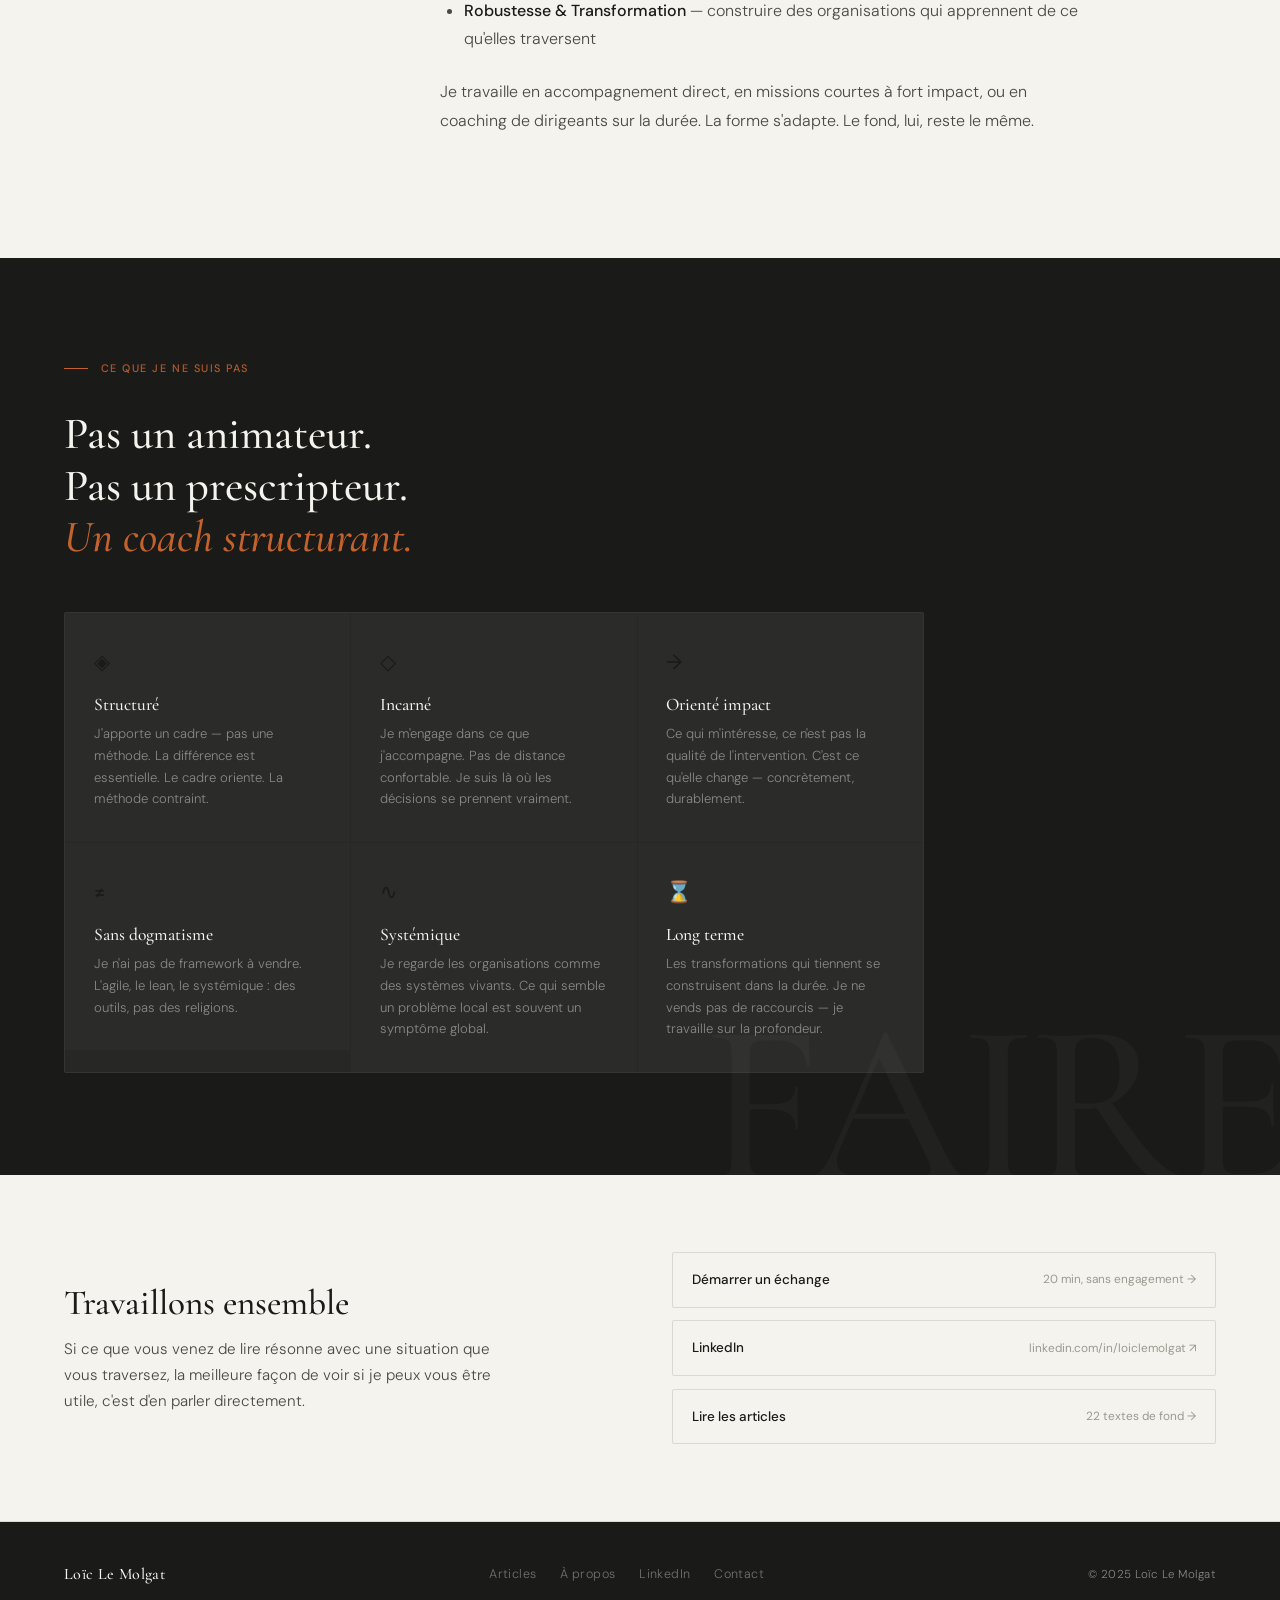
<file: a-propos.html>
<!DOCTYPE html>
<html lang="fr">
<head>
  <meta charset="UTF-8">
  <meta name="viewport" content="width=device-width, initial-scale=1.0">
  <meta name="description" content="25 ans d'expérience dans des contextes de transformation complexes. Loïc Le Molgat accompagne dirigeants et équipes vers une performance durable.">
  <title>À propos — Loïc Le Molgat</title>

  <!-- Fonts -->
  <link rel="preconnect" href="https://fonts.googleapis.com">
  <link rel="preconnect" href="https://fonts.gstatic.com" crossorigin>
  <link href="https://fonts.googleapis.com/css2?family=Cormorant+Garamond:ital,wght@0,400;0,500;0,600;1,400;1,500&family=DM+Sans:wght@300;400;500&display=swap" rel="stylesheet">

  <!-- Global CSS -->
  <link rel="stylesheet" href="/css/base.css">
  <link rel="stylesheet" href="/css/components.css">
  <link rel="stylesheet" href="/css/layout.css">

  <style>
    /* ─── HERO ABOUT ─── */
    .about-hero {
      display: grid;
      grid-template-columns: 1fr 1fr;
      min-height: 70vh;
      border-bottom: 1px solid var(--rule);
    }

    .about-hero__left {
      padding: clamp(4rem, 8vw, 7rem) clamp(1.5rem, 5vw, 4rem);
      display: flex;
      flex-direction: column;
      justify-content: center;
      border-right: 1px solid var(--rule);
    }

    .about-hero__eyebrow {
      font-size: 0.7rem;
      font-weight: 500;
      letter-spacing: 0.14em;
      text-transform: uppercase;
      color: var(--accent);
      margin-bottom: 1.8rem;
      display: flex;
      align-items: center;
      gap: 0.8rem;
    }

    .about-hero__eyebrow::before {
      content: '';
      width: 2rem;
      height: 1px;
      background: var(--accent);
    }

    .about-hero__title {
      font-size: clamp(2.2rem, 4.5vw, 3.6rem);
      line-height: 1.08;
      margin-bottom: 2rem;
      letter-spacing: -0.01em;
    }

    .about-hero__title em { font-style: italic; color: var(--accent); }

    .about-hero__intro {
      font-size: 1.05rem;
      line-height: 1.8;
      color: var(--ink-light);
      font-weight: 300;
      max-width: 44ch;
    }

    .about-hero__right {
      background: var(--paper-warm);
      padding: clamp(3rem, 6vw, 5rem) clamp(1.5rem, 5vw, 4rem);
      display: flex;
      flex-direction: column;
      justify-content: center;
      gap: 2rem;
    }

    .about-hero__quote {
      font-family: var(--serif);
      font-style: italic;
      font-size: clamp(1.3rem, 2.5vw, 1.8rem);
      line-height: 1.4;
      color: var(--ink);
      max-width: 36ch;
    }

    .about-hero__quote-source {
      font-size: 0.78rem;
      color: var(--ink-faint);
      margin-top: 1rem;
      font-style: normal;
    }

    /* ─── NUMBERS STRIP ─── */
    .numbers-strip {
      display: grid;
      grid-template-columns: repeat(4, 1fr);
      border-bottom: 1px solid var(--rule);
    }

    .number-item {
      padding: 2.5rem clamp(1.5rem, 3vw, 3rem);
      border-right: 1px solid var(--rule);
    }

    .number-item:last-child { border-right: none; }

    .number-item__value {
      font-family: var(--serif);
      font-size: clamp(2.4rem, 4vw, 3.5rem);
      font-weight: 400;
      line-height: 1;
      color: var(--ink);
      margin-bottom: 0.4rem;
    }

    .number-item__value span { color: var(--accent); font-size: 0.5em; vertical-align: super; }

    .number-item__label {
      font-size: 0.8rem;
      color: var(--ink-light);
      font-weight: 300;
      line-height: 1.5;
    }

    /* ─── TRAJECTORY ─── */
    .trajectory {
      padding: clamp(4rem, 8vw, 7rem) clamp(1.5rem, 5vw, 4rem);
      display: grid;
      grid-template-columns: 280px 1fr;
      gap: 6rem;
      align-items: start;
    }

    .trajectory__nav {
      position: sticky;
      top: calc(var(--nav-height) + 2rem);
    }

    .trajectory__nav-label {
      font-size: 0.68rem;
      font-weight: 500;
      letter-spacing: 0.13em;
      text-transform: uppercase;
      color: var(--ink-faint);
      margin-bottom: 1.2rem;
    }

    .traj-link {
      display: flex;
      align-items: flex-start;
      gap: 0.8rem;
      padding: 0.7rem 0;
      border-bottom: 1px solid var(--rule);
      text-decoration: none;
      cursor: pointer;
      background: none;
      border-left: none;
      border-right: none;
      border-top: none;
      width: 100%;
      text-align: left;
      font-family: var(--sans);
      transition: all var(--transition);
    }

    .traj-link:last-child { border-bottom: none; }

    .traj-link__num {
      font-family: var(--mono);
      font-size: 0.68rem;
      color: var(--ink-faint);
      padding-top: 3px;
      flex-shrink: 0;
    }

    .traj-link__text {
      font-size: 0.84rem;
      color: var(--ink-light);
      line-height: 1.4;
      transition: color var(--transition);
    }

    .traj-link:hover .traj-link__text { color: var(--ink); }
    .traj-link.active .traj-link__text { color: var(--accent); font-weight: 500; }
    .traj-link.active .traj-link__num  { color: var(--accent); }

    /* ─── TRAJECTORY CONTENT ─── */
    .trajectory__content { max-width: 640px; }

    .traj-section {
      padding-bottom: 4rem;
      border-bottom: 1px solid var(--rule);
      margin-bottom: 4rem;
    }

    .traj-section:last-child {
      border-bottom: none;
      margin-bottom: 0;
      padding-bottom: 0;
    }

    .traj-section__tag {
      font-size: 0.66rem;
      font-weight: 500;
      letter-spacing: 0.12em;
      text-transform: uppercase;
      color: var(--accent);
      margin-bottom: 0.8rem;
      display: flex;
      align-items: center;
      gap: 0.6rem;
    }

    .traj-section__tag::before {
      content: '';
      width: 1rem;
      height: 1px;
      background: var(--accent);
    }

    .traj-section__title {
      font-family: var(--serif);
      font-size: clamp(1.5rem, 2.5vw, 2rem);
      font-weight: 500;
      line-height: 1.15;
      color: var(--ink);
      margin-bottom: 1.5rem;
    }

    .traj-section__body p {
      font-size: 1rem;
      line-height: 1.85;
      color: var(--ink-light);
      font-weight: 300;
      margin-bottom: 1.2rem;
    }

    .traj-section__body strong { color: var(--ink); font-weight: 500; }

    .traj-section__body blockquote {
      border-left: 3px solid var(--accent);
      padding: 0.8rem 1.4rem;
      margin: 1.8rem 0;
      background: var(--accent-soft);
      border-radius: 0 var(--radius-sm) var(--radius-sm) 0;
    }

    .traj-section__body blockquote p {
      font-family: var(--serif);
      font-style: italic;
      font-size: 1.05rem;
      color: var(--ink);
      margin: 0;
    }

    /* ─── POSTURE BLOCK ─── */
    .posture-block {
      background: var(--ink);
      padding: clamp(4rem, 8vw, 7rem) clamp(1.5rem, 5vw, 4rem);
      position: relative;
      overflow: hidden;
    }

    .posture-block::before {
      content: 'FAIRE';
      position: absolute;
      bottom: -0.2em;
      right: -0.05em;
      font-family: var(--serif);
      font-size: clamp(8rem, 18vw, 22rem);
      font-weight: 500;
      color: rgba(255,255,255,0.03);
      line-height: 1;
      pointer-events: none;
      letter-spacing: -0.04em;
    }

    .posture-block__inner {
      max-width: 860px;
    }

    .posture-block__label {
      font-size: 0.68rem;
      font-weight: 500;
      letter-spacing: 0.14em;
      text-transform: uppercase;
      color: rgba(196,98,45,0.9);
      margin-bottom: 2rem;
      display: flex;
      align-items: center;
      gap: 0.8rem;
    }

    .posture-block__label::before {
      content: '';
      width: 1.5rem;
      height: 1px;
      background: var(--accent);
    }

    .posture-block__title {
      font-family: var(--serif);
      font-size: clamp(1.8rem, 3.5vw, 3rem);
      font-weight: 500;
      color: var(--paper);
      line-height: 1.15;
      margin-bottom: 3rem;
    }

    .posture-block__title em { font-style: italic; color: var(--accent); }

    .posture-grid {
      display: grid;
      grid-template-columns: repeat(3, 1fr);
      gap: 1px;
      background: rgba(255,255,255,0.06);
      border: 1px solid rgba(255,255,255,0.06);
      border-radius: var(--radius-sm);
      overflow: hidden;
    }

    .posture-item {
      padding: 2rem 1.8rem;
      background: rgba(255,255,255,0.02);
      transition: background var(--transition);
    }

    .posture-item:hover { background: rgba(255,255,255,0.05); }

    .posture-item__icon {
      font-size: 1.3rem;
      margin-bottom: 1rem;
      display: block;
    }

    .posture-item__title {
      font-family: var(--serif);
      font-size: 1.1rem;
      font-weight: 500;
      color: var(--paper);
      margin-bottom: 0.5rem;
      line-height: 1.2;
    }

    .posture-item__body {
      font-size: 0.82rem;
      color: rgba(232,230,224,0.5);
      line-height: 1.65;
      font-weight: 300;
    }

    /* ─── CONTACT STRIP ─── */
    .contact-strip {
      padding: clamp(3rem, 6vw, 5rem) clamp(1.5rem, 5vw, 4rem);
      display: grid;
      grid-template-columns: 1fr 1fr;
      gap: 4rem;
      border-bottom: 1px solid var(--rule);
      align-items: center;
    }

    .contact-strip__text h2 {
      font-family: var(--serif);
      font-size: clamp(1.5rem, 3vw, 2.2rem);
      font-weight: 500;
      line-height: 1.2;
      margin-bottom: 0.8rem;
    }

    .contact-strip__text p {
      font-size: 0.95rem;
      color: var(--ink-light);
      font-weight: 300;
      line-height: 1.7;
      max-width: 44ch;
    }

    .contact-strip__links {
      display: flex;
      flex-direction: column;
      gap: 0.8rem;
    }

    .contact-link {
      display: flex;
      align-items: center;
      justify-content: space-between;
      padding: 1rem 1.2rem;
      border: 1px solid var(--rule);
      border-radius: var(--radius-sm);
      text-decoration: none;
      color: var(--ink);
      transition: all var(--transition);
    }

    .contact-link:hover {
      border-color: var(--accent);
      background: var(--accent-soft);
    }

    .contact-link__label {
      font-size: 0.84rem;
      font-weight: 500;
    }

    .contact-link__meta {
      font-size: 0.74rem;
      color: var(--ink-faint);
    }

    /* ─── RESPONSIVE ─── */
    @media (max-width: 960px) {
      .about-hero { grid-template-columns: 1fr; min-height: auto; }
      .about-hero__left { border-right: none; border-bottom: 1px solid var(--rule); }
      .numbers-strip { grid-template-columns: 1fr 1fr; }
      .number-item:nth-child(2) { border-right: none; }
      .number-item:nth-child(3) { border-top: 1px solid var(--rule); }
      .trajectory { grid-template-columns: 1fr; gap: 2rem; }
      .trajectory__nav { position: static; display: flex; gap: 0.5rem; flex-wrap: wrap; }
      .traj-link { padding: 0.4rem 0.8rem; border: 1px solid var(--rule); border-radius: 20px; width: auto; }
      .traj-link__num { display: none; }
      .posture-grid { grid-template-columns: 1fr; }
      .contact-strip { grid-template-columns: 1fr; gap: 2.5rem; }
    }

    @media (max-width: 600px) {
      .numbers-strip { grid-template-columns: 1fr 1fr; }
    }
  </style>
</head>
<body class="page-body">

  <!-- ─── NAV ─── -->
  <nav class="nav" role="navigation" aria-label="Navigation principale">
    <a href="/index.html" class="nav__logo">Loïc Le<span class="nav__logo-dot">.</span>Molgat</a>
    <ul class="nav__links" role="list">
      <li><a href="/articles.html" class="nav__link">Articles</a></li>
      <li><a href="/a-propos.html" class="nav__link nav__link--active">À propos</a></li>
      <li><a href="/contact.html" class="nav__link nav__link--cta">Échanger</a></li>
    </ul>
    <button class="nav__burger" aria-label="Menu" aria-expanded="false">
      <span></span><span></span><span></span>
    </button>
  </nav>

  <!-- ─── HERO ─── -->
  <section class="about-hero">
    <div class="about-hero__left">
      <div class="about-hero__eyebrow fade-up">À propos</div>
      <h1 class="about-hero__title fade-up">
        Pas un CV.<br>
        Une <em>trajectoire.</em>
      </h1>
      <p class="about-hero__intro fade-up">
        25 ans à accompagner des organisations dans des contextes où les réponses simples n'existent pas. Ce qui m'intéresse, c'est ce qui dure — et pourquoi.
      </p>
    </div>
    <div class="about-hero__right">
      <p class="about-hero__quote">
        « Mon travail commence là où les certitudes s'arrêtent. Pas pour les remplacer par d'autres — mais pour construire la capacité à avancer sans elles. »
      </p>
      <div class="about-hero__quote-source">— Loïc Le Molgat</div>
    </div>
  </section>

  <!-- ─── CHIFFRES ─── -->
  <div class="numbers-strip" role="list">
    <div class="number-item" role="listitem">
      <div class="number-item__value">25<span>ans</span></div>
      <div class="number-item__label">d'expérience dans des contextes de transformation complexes</div>
    </div>
    <div class="number-item" role="listitem">
      <div class="number-item__value">3</div>
      <div class="number-item__label">secteurs principaux : industrie, services, tech & digital</div>
    </div>
    <div class="number-item" role="listitem">
      <div class="number-item__value">∞</div>
      <div class="number-item__label">questions sans réponse simple — et c'est précisément là que le travail commence</div>
    </div>
    <div class="number-item" role="listitem">
      <div class="number-item__value">1</div>
      <div class="number-item__label">conviction centrale : la performance durable n'est pas une question d'optimisation</div>
    </div>
  </div>

  <!-- ─── TRAJECTOIRE ─── -->
  <section class="trajectory">

    <!-- Navigation latérale -->
    <nav class="trajectory__nav" aria-label="Sections">
      <div class="trajectory__nav-label">Trajectoire</div>
      <button class="traj-link active" onclick="scrollTo('debut')">
        <span class="traj-link__num">01</span>
        <span class="traj-link__text">Le point de départ</span>
      </button>
      <button class="traj-link" onclick="scrollTo('terrain')">
        <span class="traj-link__num">02</span>
        <span class="traj-link__text">Le terrain comme école</span>
      </button>
      <button class="traj-link" onclick="scrollTo('pivot')">
        <span class="traj-link__num">03</span>
        <span class="traj-link__text">Le pivot décisif</span>
      </button>
      <button class="traj-link" onclick="scrollTo('aujourd-hui')">
        <span class="traj-link__num">04</span>
        <span class="traj-link__text">Ce que je fais aujourd'hui</span>
      </button>
    </nav>

    <!-- Contenu -->
    <div class="trajectory__content">

      <div class="traj-section" id="debut">
        <div class="traj-section__tag">Point de départ</div>
        <h2 class="traj-section__title">Commencer par comprendre avant d'agir</h2>
        <div class="traj-section__body">
          <p>J'ai commencé par l'ingénierie — pas parce que les systèmes techniques m'attiraient plus que les autres, mais parce que j'ai très tôt été fasciné par la question de savoir <strong>pourquoi certains systèmes fonctionnent et d'autres pas</strong>. Cette curiosité ne m'a jamais quitté.</p>
          <p>Très vite, j'ai réalisé que les problèmes les plus intéressants n'étaient pas techniques. Ils étaient humains, organisationnels, systémiques. Les machines tombent rarement en panne par hasard. Les organisations, si. Et les raisons sont rarement là où on les cherche d'abord.</p>
        </div>
      </div>

      <div class="traj-section" id="terrain">
        <div class="traj-section__tag">Le terrain comme école</div>
        <h2 class="traj-section__title">25 ans à apprendre de ce qui ne marche pas</h2>
        <div class="traj-section__body">
          <p>J'ai travaillé dans des contextes très différents — des organisations qui cherchaient à croître, d'autres qui cherchaient à survivre, d'autres encore qui ne savaient pas encore ce qu'elles cherchaient. Cette diversité m'a appris une chose : <strong>il n'y a pas de recette universelle</strong>.</p>

          <blockquote>
            <p>Les meilleures transformations que j'ai accompagnées n'ont pas suivi de méthode. Elles ont suivi une direction — et ajusté le chemin en marchant.</p>
          </blockquote>

          <p>Ce qui m'a le plus formé, c'est l'échec. Pas le mien propre, mais celui des initiatives que j'ai vu se déployer avec tous les ingrédients du succès apparent — le soutien de la direction, le budget, la communication — et se heurter quand même à l'inertie, au désengagement, à l'épuisement.</p>
          <p>Ces échecs m'ont appris à regarder différemment. À chercher non pas ce qui manquait dans le plan, mais ce qui manquait dans les conditions.</p>
        </div>
      </div>

      <div class="traj-section" id="pivot">
        <div class="traj-section__tag">Le pivot décisif</div>
        <h2 class="traj-section__title">De l'exécution à la posture</h2>
        <div class="traj-section__body">
          <p>Il y a eu un moment — difficile à dater précisément, mais réel — où j'ai cessé de penser mon rôle comme celui de quelqu'un qui apporte des solutions. J'ai commencé à le penser comme celui de quelqu'un qui <strong>crée les conditions pour que les bonnes solutions émergent</strong>.</p>
          <p>Ce n'est pas une posture de retrait. C'est au contraire plus exigeant. Ça suppose une présence différente, une écoute plus fine, une capacité à tenir l'inconfort de ne pas avoir la réponse immédiate.</p>
          <p>C'est là qu'est né ce que j'appelle le <strong>coaching structurant</strong> — pas un coaching d'accompagnement passif, pas un consulting de prescription active, mais quelque chose entre les deux : une présence qui structure sans imposer, qui challenge sans prescrire.</p>
        </div>
      </div>

      <div class="traj-section" id="aujourd-hui">
        <div class="traj-section__tag">Aujourd'hui</div>
        <h2 class="traj-section__title">Ce que je fais — et pour qui</h2>
        <div class="traj-section__body">
          <p>J'interviens principalement auprès de <strong>dirigeants et de comités de direction</strong> qui traversent des mutations profondes : transformation digitale, réorganisation, changement de modèle, crise de croissance ou de sens.</p>
          <p>Mon travail porte sur quatre axes que j'ai nommés piliers — non pas comme des cases à cocher, mais comme des angles de lecture d'une même réalité :</p>
          <ul style="margin:1.2rem 0 1.5rem 1.5rem">
            <li style="list-style:disc;font-size:1rem;line-height:1.75;margin-bottom:0.4rem;color:var(--ink-light);font-weight:300"><strong style="color:var(--ink)">Performance & Valeur</strong> — ce qui compte vraiment, et comment le distinguer de l'agitation</li>
            <li style="list-style:disc;font-size:1rem;line-height:1.75;margin-bottom:0.4rem;color:var(--ink-light);font-weight:300"><strong style="color:var(--ink)">Leadership & Engagement</strong> — les conditions de l'engagement réel, pas le décret</li>
            <li style="list-style:disc;font-size:1rem;line-height:1.75;margin-bottom:0.4rem;color:var(--ink-light);font-weight:300"><strong style="color:var(--ink)">Organisation & Delivery</strong> — aligner la structure sur ce qui doit être livré</li>
            <li style="list-style:disc;font-size:1rem;line-height:1.75;margin-bottom:0.4rem;color:var(--ink-light);font-weight:300"><strong style="color:var(--ink)">Robustesse & Transformation</strong> — construire des organisations qui apprennent de ce qu'elles traversent</li>
          </ul>
          <p>Je travaille en accompagnement direct, en missions courtes à fort impact, ou en coaching de dirigeants sur la durée. La forme s'adapte. Le fond, lui, reste le même.</p>
        </div>
      </div>

    </div>
  </section>

  <!-- ─── POSTURE ─── -->
  <section class="posture-block">
    <div class="posture-block__inner">
      <div class="posture-block__label">Ce que je ne suis pas</div>
      <h2 class="posture-block__title">
        Pas un animateur.<br>
        Pas un prescripteur.<br>
        <em>Un coach structurant.</em>
      </h2>
      <div class="posture-grid">
        <div class="posture-item">
          <span class="posture-item__icon">◈</span>
          <div class="posture-item__title">Structuré</div>
          <p class="posture-item__body">J'apporte un cadre — pas une méthode. La différence est essentielle. Le cadre oriente. La méthode contraint.</p>
        </div>
        <div class="posture-item">
          <span class="posture-item__icon">◇</span>
          <div class="posture-item__title">Incarné</div>
          <p class="posture-item__body">Je m'engage dans ce que j'accompagne. Pas de distance confortable. Je suis là où les décisions se prennent vraiment.</p>
        </div>
        <div class="posture-item">
          <span class="posture-item__icon">→</span>
          <div class="posture-item__title">Orienté impact</div>
          <p class="posture-item__body">Ce qui m'intéresse, ce n'est pas la qualité de l'intervention. C'est ce qu'elle change — concrètement, durablement.</p>
        </div>
        <div class="posture-item">
          <span class="posture-item__icon">≠</span>
          <div class="posture-item__title">Sans dogmatisme</div>
          <p class="posture-item__body">Je n'ai pas de framework à vendre. L'agile, le lean, le systémique : des outils, pas des religions.</p>
        </div>
        <div class="posture-item">
          <span class="posture-item__icon">∿</span>
          <div class="posture-item__title">Systémique</div>
          <p class="posture-item__body">Je regarde les organisations comme des systèmes vivants. Ce qui semble un problème local est souvent un symptôme global.</p>
        </div>
        <div class="posture-item">
          <span class="posture-item__icon">⌛</span>
          <div class="posture-item__title">Long terme</div>
          <p class="posture-item__body">Les transformations qui tiennent se construisent dans la durée. Je ne vends pas de raccourcis — je travaille sur la profondeur.</p>
        </div>
      </div>
    </div>
  </section>

  <!-- ─── CONTACT STRIP ─── -->
  <section class="contact-strip">
    <div class="contact-strip__text">
      <h2>Travaillons ensemble</h2>
      <p>Si ce que vous venez de lire résonne avec une situation que vous traversez, la meilleure façon de voir si je peux vous être utile, c'est d'en parler directement.</p>
    </div>
    <div class="contact-strip__links">
      <a href="/contact.html" class="contact-link">
        <span class="contact-link__label">Démarrer un échange</span>
        <span class="contact-link__meta">20 min, sans engagement →</span>
      </a>
      <a href="https://www.linkedin.com/in/loiclemolgat" class="contact-link" target="_blank" rel="noopener">
        <span class="contact-link__label">LinkedIn</span>
        <span class="contact-link__meta">linkedin.com/in/loiclemolgat ↗</span>
      </a>
      <a href="/articles.html" class="contact-link">
        <span class="contact-link__label">Lire les articles</span>
        <span class="contact-link__meta">22 textes de fond →</span>
      </a>
    </div>
  </section>

  <!-- ─── FOOTER ─── -->
  <footer class="footer">
    <a href="/index.html" class="footer__brand">Loïc Le Molgat</a>
    <nav class="footer__links" aria-label="Liens secondaires">
      <a href="/articles.html" class="footer__link">Articles</a>
      <a href="/a-propos.html" class="footer__link">À propos</a>
      <a href="https://linkedin.com/in/loiclemolgat" class="footer__link" target="_blank" rel="noopener">LinkedIn</a>
      <a href="/contact.html" class="footer__link">Contact</a>
    </nav>
    <span class="footer__copy">© 2025 Loïc Le Molgat</span>
  </footer>

  <!-- JS -->
  <script src="/js/main.js"></script>
  <script>
    // Scroll vers section + highlight nav
    function scrollTo(id) {
      const target = document.getElementById(id);
      if (!target) return;
      const offset = parseInt(getComputedStyle(document.documentElement).getPropertyValue('--nav-height')) || 64;
      const top = target.getBoundingClientRect().top + window.scrollY - offset - 32;
      window.scrollTo({ top, behavior: 'smooth' });
    }

    // Highlight nav on scroll
    const sections = document.querySelectorAll('.traj-section[id]');
    const navLinks = document.querySelectorAll('.traj-link');

    const obs = new IntersectionObserver((entries) => {
      entries.forEach(entry => {
        if (entry.isIntersecting) {
          navLinks.forEach(l => l.classList.remove('active'));
          const idx = Array.from(sections).indexOf(entry.target);
          if (navLinks[idx]) navLinks[idx].classList.add('active');
        }
      });
    }, { rootMargin: '-20% 0px -60% 0px' });

    sections.forEach(s => obs.observe(s));
  </script>

</body>
</html>
</file>
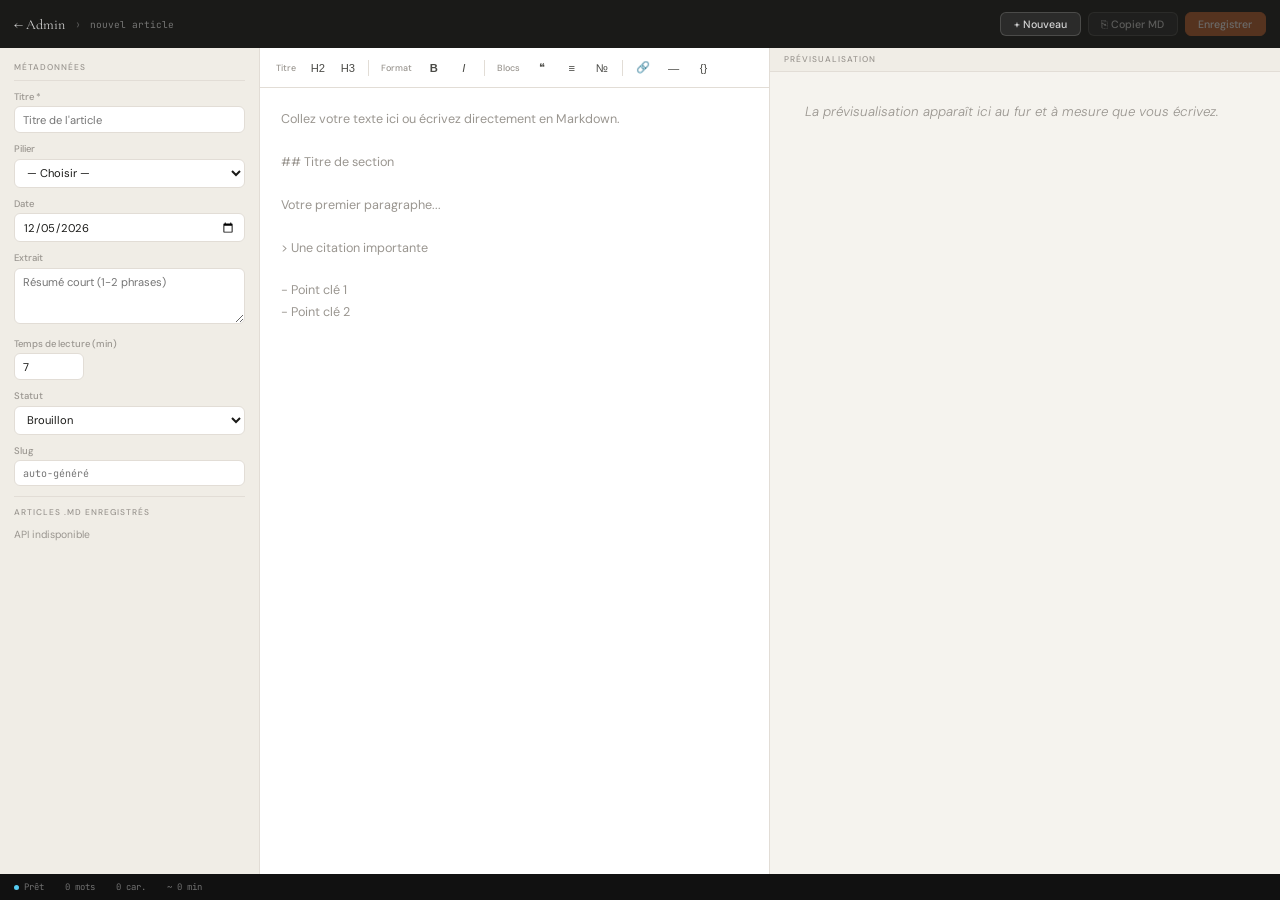
<file: admin/editor.html>
<!DOCTYPE html>
<html lang="fr">
<head>
  <meta charset="UTF-8"><meta name="viewport" content="width=device-width, initial-scale=1.0">
  <title>Éditeur — Loïc Le Molgat</title>
  <link rel="preconnect" href="https://fonts.googleapis.com">
  <link href="https://fonts.googleapis.com/css2?family=Cormorant+Garamond:ital,wght@0,400;0,500;1,400&family=DM+Sans:wght@300;400;500&family=JetBrains+Mono:wght@400&display=swap" rel="stylesheet">
  <style>
    *, *::before, *::after { box-sizing: border-box; margin: 0; padding: 0; }
    :root {
      --paper: #f5f3ee; --paper-warm: #f0ede6; --ink: #1a1a18; --ink-light: #4a4a46;
      --ink-faint: #9a9690; --accent: #c4622d; --accent-dim: #e8d5c8;
      --rule: #e2ddd6; --sans: 'DM Sans', sans-serif; --serif: 'Cormorant Garamond', serif;
      --mono: 'JetBrains Mono', monospace; --radius: 6px;
    }
    html, body { height: 100%; font-family: var(--sans); background: var(--paper); color: var(--ink); font-size: 14px; }

    .app { display: grid; grid-template-columns: 260px 1fr 1fr; grid-template-rows: 48px 1fr 26px; height: 100vh; overflow: hidden; }

    /* Topbar */
    .topbar { grid-column: 1/-1; background: var(--ink); color: white; display: flex; align-items: center; padding: 0 1rem; gap: .75rem; }
    .topbar__brand { font-family: var(--serif); font-size: 1rem; color: white; text-decoration: none; opacity: .8; }
    .topbar__sep { color: rgba(255,255,255,.25); }
    .topbar__slug { font-family: var(--mono); font-size: .68rem; color: rgba(255,255,255,.4); flex: 1; }
    .topbar__actions { display: flex; gap: .5rem; }
    .btn { padding: .32rem .9rem; border-radius: var(--radius); font-size: .76rem; cursor: pointer; font-family: var(--sans); font-weight: 500; transition: all .15s; white-space: nowrap; }
    .btn-ghost { background: rgba(255,255,255,.08); border: 1px solid rgba(255,255,255,.15); color: rgba(255,255,255,.8); }
    .btn-ghost:hover { background: rgba(255,255,255,.18); }
    .btn-accent { background: var(--accent); border: 1px solid var(--accent); color: white; }
    .btn-accent:hover { background: #b3561e; }
    .btn:disabled { opacity: .35; cursor: not-allowed; }

    /* Sidebar */
    .sidebar { background: var(--paper-warm); border-right: 1px solid var(--rule); overflow-y: auto; padding: 1rem; display: flex; flex-direction: column; gap: .7rem; }
    .sidebar__title { font-size: .6rem; font-weight: 500; letter-spacing: .12em; text-transform: uppercase; color: var(--ink-faint); padding-bottom: .5rem; border-bottom: 1px solid var(--rule); }
    .field label { display: block; font-size: .68rem; color: var(--ink-faint); margin-bottom: .25rem; font-weight: 500; }
    .field input, .field select, .field textarea {
      width: 100%; padding: .4rem .6rem; border: 1px solid var(--rule); border-radius: var(--radius);
      background: white; font-family: var(--sans); font-size: .8rem; color: var(--ink); outline: none; transition: border-color .15s;
    }
    .field input:focus, .field select:focus, .field textarea:focus { border-color: var(--accent); box-shadow: 0 0 0 2px var(--accent-dim); }
    .field textarea { resize: vertical; min-height: 56px; line-height: 1.5; }
    .sidebar__divider { border: none; border-top: 1px solid var(--rule); }
    .sidebar__sub { font-size: .6rem; font-weight: 500; letter-spacing: .12em; text-transform: uppercase; color: var(--ink-faint); }
    .article-list { display: flex; flex-direction: column; gap: .3rem; }
    .article-li { padding: .5rem .6rem; border-radius: var(--radius); cursor: pointer; border: 1px solid transparent; transition: all .12s; }
    .article-li:hover { background: white; border-color: var(--rule); }
    .article-li.active { background: var(--accent-dim); border-color: var(--accent); }
    .article-li__title { font-size: .76rem; font-weight: 500; line-height: 1.3; }
    .article-li__meta { font-size: .64rem; color: var(--ink-faint); margin-top: .12rem; }

    /* Editor panel */
    .editor-panel { display: flex; flex-direction: column; border-right: 1px solid var(--rule); overflow: hidden; }
    .toolbar { display: flex; align-items: center; gap: .15rem; padding: .4rem .75rem; background: white; border-bottom: 1px solid var(--rule); flex-wrap: wrap; flex-shrink: 0; }
    .toolbar__sep { width: 1px; height: 16px; background: var(--rule); margin: 0 .3rem; }
    .tb { width: 28px; height: 28px; border: none; background: transparent; border-radius: 4px; cursor: pointer; font-size: .8rem; color: var(--ink-light); display: flex; align-items: center; justify-content: center; transition: all .12s; }
    .tb:hover { background: var(--paper-warm); color: var(--ink); }
    .tb-label { width: auto; padding: 0 .4rem; font-family: var(--sans); font-size: .64rem; font-weight: 500; color: var(--ink-faint); cursor: default; }
    .tb-label:hover { background: transparent; color: var(--ink-faint); }
    #editor {
      flex: 1; padding: 1.5rem; border: none; outline: none; resize: none;
      font-family: var(--mono); font-size: .82rem; line-height: 1.85; color: var(--ink); background: white; tab-size: 2;
    }
    #editor::placeholder { font-family: var(--sans); font-size: .9rem; color: var(--ink-faint); line-height: 1.7; }

    /* Preview */
    .preview-panel { display: flex; flex-direction: column; overflow: hidden; }
    .preview-header { padding: .42rem 1rem; background: var(--paper-warm); border-bottom: 1px solid var(--rule); font-size: .6rem; font-weight: 500; letter-spacing: .12em; text-transform: uppercase; color: var(--ink-faint); flex-shrink: 0; }
    .preview-body { flex: 1; overflow-y: auto; padding: 2rem 2.5rem; }
    .preview-body h1 { font-family: var(--serif); font-size: 1.9rem; font-weight: 500; line-height: 1.15; margin-bottom: 1.5rem; }
    .preview-body h2 { font-family: var(--serif); font-size: 1.3rem; font-weight: 500; margin: 2.2rem 0 .7rem; padding-top: 1rem; border-top: 1px solid var(--rule); }
    .preview-body h3 { font-family: var(--serif); font-size: 1.05rem; font-weight: 500; margin: 1.5rem 0 .5rem; color: var(--ink-light); }
    .preview-body p { color: var(--ink-light); line-height: 1.85; margin-bottom: 1rem; font-size: .95rem; font-weight: 300; }
    .preview-body ul, .preview-body ol { padding-left: 1.4rem; margin-bottom: 1rem; }
    .preview-body li { color: var(--ink-light); line-height: 1.7; font-size: .93rem; font-weight: 300; margin-bottom: .3rem; }
    .preview-body blockquote { border-left: 3px solid var(--accent); padding: .8rem 1.2rem; margin: 1.8rem 0; background: var(--paper-warm); border-radius: 0 var(--radius) var(--radius) 0; }
    .preview-body blockquote p { color: var(--ink); font-style: italic; margin: 0; font-size: 1rem; }
    .preview-body strong { color: var(--ink); font-weight: 500; }
    .preview-body em { font-style: italic; }
    .preview-body code { font-family: var(--mono); font-size: .82em; background: var(--paper-warm); padding: .1em .35em; border-radius: 3px; }
    .preview-body hr { border: none; border-top: 1px solid var(--rule); margin: 2rem 0; }
    .preview-body a { color: var(--accent); }

    /* Statusbar */
    .statusbar { grid-column: 1/-1; background: #111; color: rgba(255,255,255,.4); display: flex; align-items: center; padding: 0 1rem; font-size: .64rem; font-family: var(--mono); gap: 1.5rem; }
    .statusbar__item { display: flex; align-items: center; gap: .35rem; }
    .dot { width: 5px; height: 5px; border-radius: 50%; background: currentColor; }
    .dot-ok { color: #6fcf97; } .dot-warn { color: #f2994a; } .dot-info { color: #56ccf2; }

    /* Toast */
    .toast { position: fixed; bottom: 2.5rem; left: 50%; transform: translateX(-50%) translateY(12px); background: var(--ink); color: white; padding: .55rem 1.4rem; border-radius: 99px; font-size: .76rem; opacity: 0; transition: all .22s; pointer-events: none; z-index: 9999; white-space: nowrap; }
    .toast.show { opacity: 1; transform: translateX(-50%) translateY(0); }
  </style>
</head>
<body>
<div class="app">

  <header class="topbar">
    <a href="/admin/" class="topbar__brand">← Admin</a>
    <span class="topbar__sep">›</span>
    <span class="topbar__slug" id="topbar-slug">nouvel article</span>
    <div class="topbar__actions">
      <button class="btn btn-ghost" onclick="newArticle()">+ Nouveau</button>
      <button class="btn btn-ghost" onclick="copyMarkdown()" id="btn-copy" disabled>⎘ Copier MD</button>
      <button class="btn btn-ghost" id="btn-preview-link" style="display:none" onclick="openPreview()">↗ Voir</button>
      <button class="btn btn-accent" id="btn-save" onclick="saveArticle()" disabled>Enregistrer</button>
    </div>
  </header>

  <aside class="sidebar">
    <div class="sidebar__title">Métadonnées</div>
    <div class="field"><label>Titre *</label><input id="meta-title" type="text" placeholder="Titre de l'article" oninput="onMetaChange()"></div>
    <div class="field"><label>Pilier</label>
      <select id="meta-pillar">
        <option value="">— Choisir —</option>
        <option value="Performance &amp; Valeur">Performance &amp; Valeur</option>
        <option value="Leadership &amp; Engagement">Leadership &amp; Engagement</option>
        <option value="Organisation &amp; Delivery">Organisation &amp; Delivery</option>
        <option value="Robustesse &amp; Transformation">Robustesse &amp; Transformation</option>
      </select>
    </div>
    <div class="field"><label>Date</label><input id="meta-date" type="date"></div>
    <div class="field"><label>Extrait</label><textarea id="meta-excerpt" placeholder="Résumé court (1-2 phrases)"></textarea></div>
    <div class="field"><label>Temps de lecture (min)</label><input id="meta-readtime" type="number" min="1" max="60" value="7" style="width:70px"></div>
    <div class="field"><label>Statut</label>
      <select id="meta-status"><option value="draft">Brouillon</option><option value="published">Publié</option></select>
    </div>
    <div class="field"><label>Slug</label><input id="meta-slug" type="text" placeholder="auto-généré" style="font-family:var(--mono);font-size:.72rem"></div>
    <hr class="sidebar__divider">
    <div class="sidebar__sub">Articles .md enregistrés</div>
    <div class="article-list" id="article-list"><div style="font-size:.74rem;color:var(--ink-faint)">Chargement…</div></div>
  </aside>

  <div class="editor-panel">
    <div class="toolbar">
      <span class="tb tb-label">Titre</span>
      <button class="tb" title="Section principale (H2)" onclick="wrap('## ','')">H2</button>
      <button class="tb" title="Sous-section (H3)" onclick="wrap('### ','')">H3</button>
      <div class="toolbar__sep"></div>
      <span class="tb tb-label">Format</span>
      <button class="tb" title="Gras" onclick="wrapInline('**','**')"><b>B</b></button>
      <button class="tb" title="Italique" onclick="wrapInline('*','*')"><i>I</i></button>
      <div class="toolbar__sep"></div>
      <span class="tb tb-label">Blocs</span>
      <button class="tb" title="Citation" onclick="wrap('> ','')">❝</button>
      <button class="tb" title="Liste à puces" onclick="wrap('- ','')">≡</button>
      <button class="tb" title="Liste numérotée" onclick="wrap('1. ','')">№</button>
      <div class="toolbar__sep"></div>
      <button class="tb" title="Lien" onclick="insertLink()">🔗</button>
      <button class="tb" title="Séparateur" onclick="insertHr()">—</button>
      <button class="tb" title="Code" onclick="wrapInline('`','`')">{}</button>
    </div>
    <textarea id="editor"
      placeholder="Collez votre texte ici ou écrivez directement en Markdown.

## Titre de section

Votre premier paragraphe...

> Une citation importante

- Point clé 1
- Point clé 2"
      oninput="onEditorChange()"
      onkeydown="handleTab(event)"
    ></textarea>
  </div>

  <div class="preview-panel">
    <div class="preview-header">Prévisualisation</div>
    <div class="preview-body" id="preview">
      <p style="color:var(--ink-faint);font-style:italic">La prévisualisation apparaît ici au fur et à mesure que vous écrivez.</p>
    </div>
  </div>

  <div class="statusbar">
    <div class="statusbar__item"><span class="dot dot-info" id="status-dot"></span><span id="status-text">Prêt</span></div>
    <div class="statusbar__item" id="stat-words">0 mots</div>
    <div class="statusbar__item" id="stat-chars">0 car.</div>
    <div class="statusbar__item" id="stat-read">~ 0 min</div>
  </div>
</div>

<div class="toast" id="toast"></div>

<script>
let currentSlug = null;

document.addEventListener('DOMContentLoaded', () => {
  document.getElementById('meta-date').value = new Date().toISOString().slice(0,10);
  loadArticleList();

  // Pré-charger l'article si ?slug= dans l'URL
  const params = new URLSearchParams(window.location.search);
  const slugParam = params.get('slug');
  if (slugParam) {
    loadArticle(slugParam);
  }
});

// ── Barre d'outils ────────────────────────────────────────────────────────────
function ed() { return document.getElementById('editor'); }

function wrap(prefix) {
  const ta = ed(), s = ta.selectionStart;
  const lineStart = ta.value.lastIndexOf('\n', s - 1) + 1;
  const lineEnd   = ta.value.indexOf('\n', s);
  const end = lineEnd === -1 ? ta.value.length : lineEnd;
  const line = ta.value.slice(lineStart, end);
  if (line.startsWith(prefix)) {
    ta.value = ta.value.slice(0, lineStart) + line.slice(prefix.length) + ta.value.slice(end);
  } else {
    ta.value = ta.value.slice(0, lineStart) + prefix + ta.value.slice(lineStart);
  }
  ta.selectionStart = ta.selectionEnd = s + prefix.length;
  ta.focus(); onEditorChange();
}

function wrapInline(before, after) {
  const ta = ed(), s = ta.selectionStart, e = ta.selectionEnd;
  const sel = ta.value.slice(s, e);
  if (sel) { ta.setRangeText(before + sel + after, s, e, 'select'); }
  else { ta.setRangeText(before + after, s, e, 'end'); ta.selectionStart = ta.selectionEnd = s + before.length; }
  ta.focus(); onEditorChange();
}

function insertLink() {
  const ta = ed(), s = ta.selectionStart, e = ta.selectionEnd;
  const sel = ta.value.slice(s, e);
  const url = prompt('URL :', 'https://');
  if (!url) return;
  ta.setRangeText('[' + (sel || 'Texte') + '](' + url + ')', s, e, 'end');
  ta.focus(); onEditorChange();
}

function insertHr() {
  const ta = ed(), p = ta.selectionEnd;
  ta.setRangeText('\n\n---\n\n', p, p, 'end');
  ta.focus(); onEditorChange();
}

function handleTab(e) {
  if (e.key !== 'Tab') return;
  e.preventDefault();
  const ta = ed();
  ta.setRangeText('  ', ta.selectionStart, ta.selectionEnd, 'end');
}

// ── Markdown parser ───────────────────────────────────────────────────────────
function parseMarkdown(md) {
  let html = md
    .replace(/^### (.+)$/gm, '<h3>$1</h3>')
    .replace(/^## (.+)$/gm,  '<h2>$1</h2>')
    .replace(/^# (.+)$/gm,   '<h1>$1</h1>')
    .replace(/^---$/gm, '<hr>')
    .replace(/^> (.+)$/gm, '<blockquote><p>$1</p></blockquote>')
    .replace(/\*\*(.+?)\*\*/g, '<strong>$1</strong>')
    .replace(/\*(.+?)\*/g, '<em>$1</em>')
    .replace(/`([^`]+)`/g, '<code>$1</code>')
    .replace(/\[([^\]]+)\]\(([^)]+)\)/g, '<a href="$2" target="_blank">$1</a>');

  // Listes
  html = html.replace(/^[-*] (.+)$/gm, '<li>$1</li>');
  html = html.replace(/(<li>[\s\S]*?<\/li>)(\n<li>[\s\S]*?<\/li>)*/g, m => '<ul>' + m + '</ul>');

  // Paragraphes
  return html.split(/\n\n+/).map(b => {
    b = b.trim();
    if (!b) return '';
    if (/^<(h[1-6]|ul|ol|blockquote|hr)/.test(b)) return b;
    return '<p>' + b.replace(/\n/g,'<br>') + '</p>';
  }).join('\n');
}

function updatePreview() {
  const title = document.getElementById('meta-title').value.trim();
  const md    = ed().value;
  let html = title ? '<h1>' + title + '</h1>' : '';
  html += parseMarkdown(md);
  document.getElementById('preview').innerHTML = html || '<p style="color:var(--ink-faint);font-style:italic">La prévisualisation apparaît ici.</p>';
}

function updateStats() {
  const md = ed().value;
  const w  = md.trim() ? md.trim().split(/\s+/).length : 0;
  const r  = Math.max(1, Math.round(w / 200));
  document.getElementById('stat-words').textContent = w + ' mots';
  document.getElementById('stat-chars').textContent = md.length + ' car.';
  document.getElementById('stat-read').textContent  = '~ ' + r + ' min';
  document.getElementById('meta-readtime').value = r;
}

// ── Événements ────────────────────────────────────────────────────────────────
function onEditorChange() { updatePreview(); updateStats(); updateButtons(); }

function onMetaChange() {
  if (!currentSlug) document.getElementById('meta-slug').value = generateSlug(document.getElementById('meta-title').value.trim());
  document.getElementById('topbar-slug').textContent = document.getElementById('meta-slug').value || 'nouvel article';
  updatePreview(); updateButtons();
}

function updateButtons() {
  const ok = ed().value.trim().length > 0 && document.getElementById('meta-title').value.trim().length > 0;
  document.getElementById('btn-save').disabled = !ok;
  document.getElementById('btn-copy').disabled = ed().value.trim().length === 0;
}

// ── Nouveau article ───────────────────────────────────────────────────────────
function newArticle() {
  currentSlug = null;
  ed().value = '';
  ['meta-title','meta-excerpt','meta-slug'].forEach(id => document.getElementById(id).value = '');
  document.getElementById('meta-pillar').value = '';
  document.getElementById('meta-status').value = 'draft';
  document.getElementById('meta-date').value   = new Date().toISOString().slice(0,10);
  document.getElementById('btn-preview-link').style.display = 'none';
  document.getElementById('topbar-slug').textContent = 'nouvel article';
  document.querySelectorAll('.article-li').forEach(el => el.classList.remove('active'));
  updatePreview(); updateStats(); updateButtons();
  setStatus('Nouveau brouillon', 'info');
  ed().focus();
}

// ── Liste articles ────────────────────────────────────────────────────────────
async function loadArticleList() {
  const list = document.getElementById('article-list');
  try {
    const res  = await fetch('/api/save-article.php');
    const data = await res.json();
    if (!data.ok || !data.articles.length) {
      list.innerHTML = '<div style="font-size:.74rem;color:var(--ink-faint)">Aucun article .md pour l\'instant</div>';
      return;
    }
    list.innerHTML = data.articles.map(a => `
      <div class="article-li" onclick="loadArticle('${a.slug}')" data-slug="${a.slug}">
        <div class="article-li__title">${a.title || a.slug}</div>
        <div class="article-li__meta">${a.date || ''} · ${a.status === 'published' ? '✓ publié' : '✎ brouillon'}</div>
      </div>`).join('');
  } catch(e) {
    list.innerHTML = '<div style="font-size:.74rem;color:var(--ink-faint)">API indisponible</div>';
  }
}

async function loadArticle(slug) {
  try {
    const res  = await fetch('/api/save-article.php?slug=' + encodeURIComponent(slug));
    if (!res.ok) { showToast('Article introuvable : ' + slug); return; }
    const data = await res.json();
    if (!data.ok) { showToast(data.error || 'Erreur'); return; }
    const a = data.article;
    document.getElementById('meta-title').value    = a.title    || '';
    // Decode HTML entities in pillar before setting select value
    const pillarVal = (a.pillar || '').replace(/&amp;/g, '&');
    document.getElementById('meta-pillar').value = pillarVal;
    document.getElementById('meta-date').value     = a.date     || '';
    document.getElementById('meta-excerpt').value  = a.excerpt  || '';
    document.getElementById('meta-readtime').value = a.readtime || '7';
    document.getElementById('meta-status').value   = a.status   || 'draft';
    document.getElementById('meta-slug').value     = slug;
    ed().value = a.content || '';
    currentSlug = slug;
    document.getElementById('topbar-slug').textContent = slug;
    document.getElementById('btn-preview-link').style.display = '';
    document.querySelectorAll('.article-li').forEach(el => el.classList.toggle('active', el.dataset.slug === slug));
    updatePreview(); updateStats(); updateButtons();
    setStatus('Chargé : ' + slug + '.md', 'ok');
  } catch(e) { showToast('Erreur de chargement : ' + e.message); }
}

// ── Enregistrer ───────────────────────────────────────────────────────────────
async function saveArticle() {
  const title   = document.getElementById('meta-title').value.trim();
  const content = ed().value.trim();
  if (!title || !content) { showToast('Titre et contenu requis'); return; }
  const slug = document.getElementById('meta-slug').value.trim() || generateSlug(title);
  setStatus('Sauvegarde…', 'info');
  try {
    const res  = await fetch('/api/save-article.php', {
      method: 'POST', headers: {'Content-Type':'application/json'},
      body: JSON.stringify({ title, content, slug,
        pillar:   document.getElementById('meta-pillar').value,
        date:     document.getElementById('meta-date').value,
        excerpt:  document.getElementById('meta-excerpt').value.trim(),
        readtime: document.getElementById('meta-readtime').value,
        status:   document.getElementById('meta-status').value })
    });
    const data = await res.json();
    if (!data.ok) throw new Error(data.error || 'Erreur');
    currentSlug = data.slug;
    document.getElementById('meta-slug').value = data.slug;
    document.getElementById('topbar-slug').textContent = data.slug;
    document.getElementById('btn-preview-link').style.display = '';
    setStatus('Sauvegardé → ' + data.file, 'ok');
    showToast('✓ ' + data.slug + '.md enregistré');
    loadArticleList();
  } catch(err) { setStatus('Erreur : ' + err.message, 'warn'); showToast('Erreur — ' + err.message); }
}

function openPreview() { if (currentSlug) window.open('/article.php?slug=' + currentSlug, '_blank'); }

function copyMarkdown() {
  const md = ed().value;
  if (!md) return;
  navigator.clipboard.writeText(md).then(() => showToast('Markdown copié'));
}

// ── Helpers ───────────────────────────────────────────────────────────────────
function generateSlug(t) {
  const f = ['à','â','ä','é','è','ê','ë','î','ï','ô','ö','ù','û','ü','ç','æ','œ',"'"];
  const r = ['a','a','a','e','e','e','e','i','i','o','o','u','u','u','c','ae','oe','-'];
  let s = t.toLowerCase();
  f.forEach((c,i) => { s = s.split(c).join(r[i]); });
  return s.replace(/[^a-z0-9\s-]/g,'').trim().replace(/[\s-]+/g,'-').substring(0,80);
}

function setStatus(msg, type='info') {
  document.getElementById('status-text').textContent = msg;
  document.getElementById('status-dot').className = 'dot dot-' + type;
}

let _tt;
function showToast(msg) {
  const el = document.getElementById('toast');
  el.textContent = msg; el.classList.add('show');
  clearTimeout(_tt); _tt = setTimeout(() => el.classList.remove('show'), 3000);
}
</script>
</body>
</html>
</file>
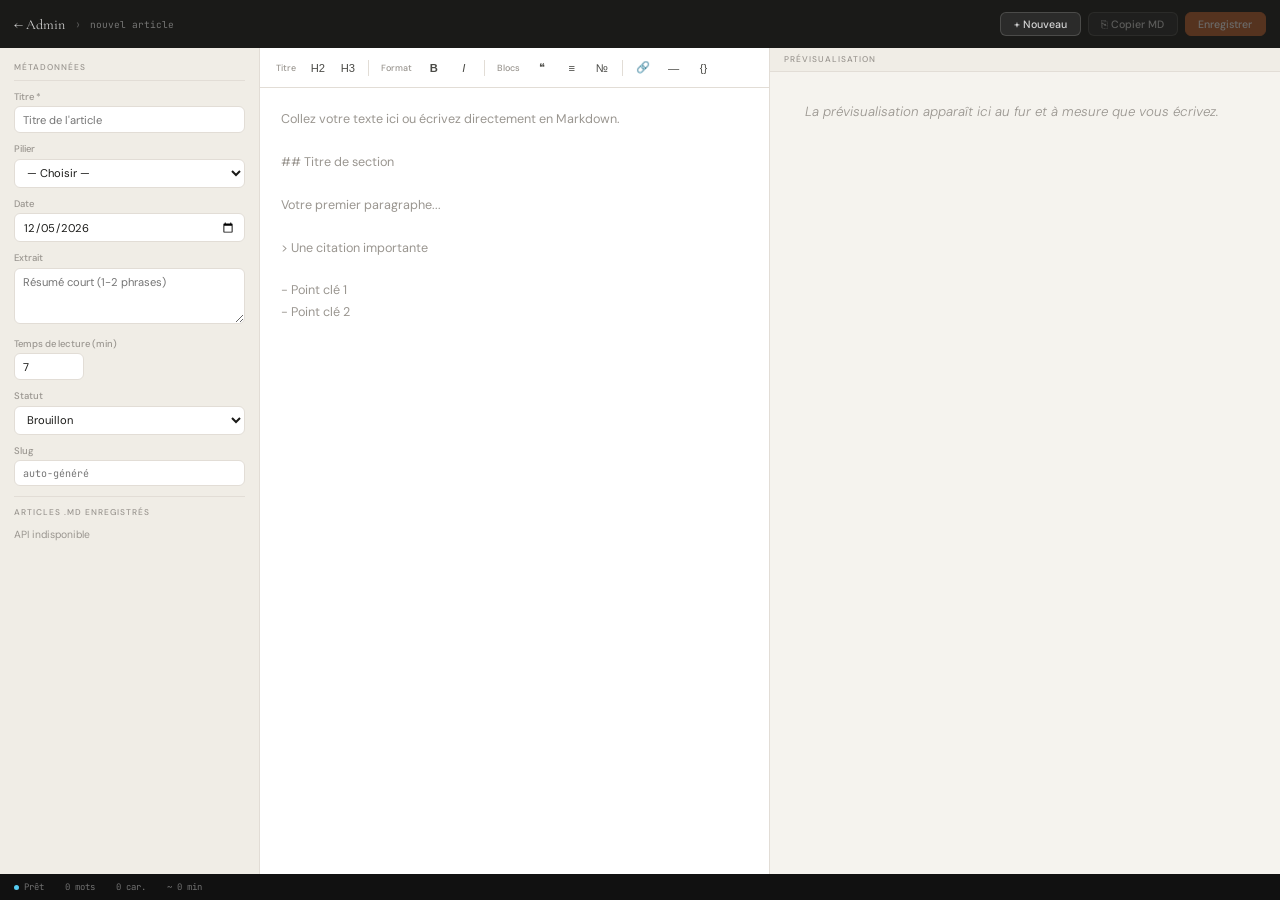
<file: js/admin/editor.html>
<!DOCTYPE html>
<html lang="fr">
<head>
  <meta charset="UTF-8"><meta name="viewport" content="width=device-width, initial-scale=1.0">
  <title>Éditeur — Loïc Le Molgat</title>
  <link rel="preconnect" href="https://fonts.googleapis.com">
  <link href="https://fonts.googleapis.com/css2?family=Cormorant+Garamond:ital,wght@0,400;0,500;1,400&family=DM+Sans:wght@300;400;500&family=JetBrains+Mono:wght@400&display=swap" rel="stylesheet">
  <style>
    *, *::before, *::after { box-sizing: border-box; margin: 0; padding: 0; }
    :root {
      --paper: #f5f3ee; --paper-warm: #f0ede6; --ink: #1a1a18; --ink-light: #4a4a46;
      --ink-faint: #9a9690; --accent: #c4622d; --accent-dim: #e8d5c8;
      --rule: #e2ddd6; --sans: 'DM Sans', sans-serif; --serif: 'Cormorant Garamond', serif;
      --mono: 'JetBrains Mono', monospace; --radius: 6px;
    }
    html, body { height: 100%; font-family: var(--sans); background: var(--paper); color: var(--ink); font-size: 14px; }

    .app { display: grid; grid-template-columns: 260px 1fr 1fr; grid-template-rows: 48px 1fr 26px; height: 100vh; overflow: hidden; }

    /* Topbar */
    .topbar { grid-column: 1/-1; background: var(--ink); color: white; display: flex; align-items: center; padding: 0 1rem; gap: .75rem; }
    .topbar__brand { font-family: var(--serif); font-size: 1rem; color: white; text-decoration: none; opacity: .8; }
    .topbar__sep { color: rgba(255,255,255,.25); }
    .topbar__slug { font-family: var(--mono); font-size: .68rem; color: rgba(255,255,255,.4); flex: 1; }
    .topbar__actions { display: flex; gap: .5rem; }
    .btn { padding: .32rem .9rem; border-radius: var(--radius); font-size: .76rem; cursor: pointer; font-family: var(--sans); font-weight: 500; transition: all .15s; white-space: nowrap; }
    .btn-ghost { background: rgba(255,255,255,.08); border: 1px solid rgba(255,255,255,.15); color: rgba(255,255,255,.8); }
    .btn-ghost:hover { background: rgba(255,255,255,.18); }
    .btn-accent { background: var(--accent); border: 1px solid var(--accent); color: white; }
    .btn-accent:hover { background: #b3561e; }
    .btn:disabled { opacity: .35; cursor: not-allowed; }

    /* Sidebar */
    .sidebar { background: var(--paper-warm); border-right: 1px solid var(--rule); overflow-y: auto; padding: 1rem; display: flex; flex-direction: column; gap: .7rem; }
    .sidebar__title { font-size: .6rem; font-weight: 500; letter-spacing: .12em; text-transform: uppercase; color: var(--ink-faint); padding-bottom: .5rem; border-bottom: 1px solid var(--rule); }
    .field label { display: block; font-size: .68rem; color: var(--ink-faint); margin-bottom: .25rem; font-weight: 500; }
    .field input, .field select, .field textarea {
      width: 100%; padding: .4rem .6rem; border: 1px solid var(--rule); border-radius: var(--radius);
      background: white; font-family: var(--sans); font-size: .8rem; color: var(--ink); outline: none; transition: border-color .15s;
    }
    .field input:focus, .field select:focus, .field textarea:focus { border-color: var(--accent); box-shadow: 0 0 0 2px var(--accent-dim); }
    .field textarea { resize: vertical; min-height: 56px; line-height: 1.5; }
    .sidebar__divider { border: none; border-top: 1px solid var(--rule); }
    .sidebar__sub { font-size: .6rem; font-weight: 500; letter-spacing: .12em; text-transform: uppercase; color: var(--ink-faint); }
    .article-list { display: flex; flex-direction: column; gap: .3rem; }
    .article-li { padding: .5rem .6rem; border-radius: var(--radius); cursor: pointer; border: 1px solid transparent; transition: all .12s; }
    .article-li:hover { background: white; border-color: var(--rule); }
    .article-li.active { background: var(--accent-dim); border-color: var(--accent); }
    .article-li__title { font-size: .76rem; font-weight: 500; line-height: 1.3; }
    .article-li__meta { font-size: .64rem; color: var(--ink-faint); margin-top: .12rem; }

    /* Editor panel */
    .editor-panel { display: flex; flex-direction: column; border-right: 1px solid var(--rule); overflow: hidden; }
    .toolbar { display: flex; align-items: center; gap: .15rem; padding: .4rem .75rem; background: white; border-bottom: 1px solid var(--rule); flex-wrap: wrap; flex-shrink: 0; }
    .toolbar__sep { width: 1px; height: 16px; background: var(--rule); margin: 0 .3rem; }
    .tb { width: 28px; height: 28px; border: none; background: transparent; border-radius: 4px; cursor: pointer; font-size: .8rem; color: var(--ink-light); display: flex; align-items: center; justify-content: center; transition: all .12s; }
    .tb:hover { background: var(--paper-warm); color: var(--ink); }
    .tb-label { width: auto; padding: 0 .4rem; font-family: var(--sans); font-size: .64rem; font-weight: 500; color: var(--ink-faint); cursor: default; }
    .tb-label:hover { background: transparent; color: var(--ink-faint); }
    #editor {
      flex: 1; padding: 1.5rem; border: none; outline: none; resize: none;
      font-family: var(--mono); font-size: .82rem; line-height: 1.85; color: var(--ink); background: white; tab-size: 2;
    }
    #editor::placeholder { font-family: var(--sans); font-size: .9rem; color: var(--ink-faint); line-height: 1.7; }

    /* Preview */
    .preview-panel { display: flex; flex-direction: column; overflow: hidden; }
    .preview-header { padding: .42rem 1rem; background: var(--paper-warm); border-bottom: 1px solid var(--rule); font-size: .6rem; font-weight: 500; letter-spacing: .12em; text-transform: uppercase; color: var(--ink-faint); flex-shrink: 0; }
    .preview-body { flex: 1; overflow-y: auto; padding: 2rem 2.5rem; }
    .preview-body h1 { font-family: var(--serif); font-size: 1.9rem; font-weight: 500; line-height: 1.15; margin-bottom: 1.5rem; }
    .preview-body h2 { font-family: var(--serif); font-size: 1.3rem; font-weight: 500; margin: 2.2rem 0 .7rem; padding-top: 1rem; border-top: 1px solid var(--rule); }
    .preview-body h3 { font-family: var(--serif); font-size: 1.05rem; font-weight: 500; margin: 1.5rem 0 .5rem; color: var(--ink-light); }
    .preview-body p { color: var(--ink-light); line-height: 1.85; margin-bottom: 1rem; font-size: .95rem; font-weight: 300; }
    .preview-body ul, .preview-body ol { padding-left: 1.4rem; margin-bottom: 1rem; }
    .preview-body li { color: var(--ink-light); line-height: 1.7; font-size: .93rem; font-weight: 300; margin-bottom: .3rem; }
    .preview-body blockquote { border-left: 3px solid var(--accent); padding: .8rem 1.2rem; margin: 1.8rem 0; background: var(--paper-warm); border-radius: 0 var(--radius) var(--radius) 0; }
    .preview-body blockquote p { color: var(--ink); font-style: italic; margin: 0; font-size: 1rem; }
    .preview-body strong { color: var(--ink); font-weight: 500; }
    .preview-body em { font-style: italic; }
    .preview-body code { font-family: var(--mono); font-size: .82em; background: var(--paper-warm); padding: .1em .35em; border-radius: 3px; }
    .preview-body hr { border: none; border-top: 1px solid var(--rule); margin: 2rem 0; }
    .preview-body a { color: var(--accent); }

    /* Statusbar */
    .statusbar { grid-column: 1/-1; background: #111; color: rgba(255,255,255,.4); display: flex; align-items: center; padding: 0 1rem; font-size: .64rem; font-family: var(--mono); gap: 1.5rem; }
    .statusbar__item { display: flex; align-items: center; gap: .35rem; }
    .dot { width: 5px; height: 5px; border-radius: 50%; background: currentColor; }
    .dot-ok { color: #6fcf97; } .dot-warn { color: #f2994a; } .dot-info { color: #56ccf2; }

    /* Toast */
    .toast { position: fixed; bottom: 2.5rem; left: 50%; transform: translateX(-50%) translateY(12px); background: var(--ink); color: white; padding: .55rem 1.4rem; border-radius: 99px; font-size: .76rem; opacity: 0; transition: all .22s; pointer-events: none; z-index: 9999; white-space: nowrap; }
    .toast.show { opacity: 1; transform: translateX(-50%) translateY(0); }
  </style>
</head>
<body>
<div class="app">

  <header class="topbar">
    <a href="/admin/" class="topbar__brand">← Admin</a>
    <span class="topbar__sep">›</span>
    <span class="topbar__slug" id="topbar-slug">nouvel article</span>
    <div class="topbar__actions">
      <button class="btn btn-ghost" onclick="newArticle()">+ Nouveau</button>
      <button class="btn btn-ghost" onclick="copyMarkdown()" id="btn-copy" disabled>⎘ Copier MD</button>
      <button class="btn btn-ghost" id="btn-preview-link" style="display:none" onclick="openPreview()">↗ Voir</button>
      <button class="btn btn-accent" id="btn-save" onclick="saveArticle()" disabled>Enregistrer</button>
    </div>
  </header>

  <aside class="sidebar">
    <div class="sidebar__title">Métadonnées</div>
    <div class="field"><label>Titre *</label><input id="meta-title" type="text" placeholder="Titre de l'article" oninput="onMetaChange()"></div>
    <div class="field"><label>Pilier</label>
      <select id="meta-pillar">
        <option value="">— Choisir —</option>
        <option>Performance &amp; Valeur</option>
        <option>Leadership &amp; Engagement</option>
        <option>Organisation &amp; Delivery</option>
        <option>Robustesse &amp; Transformation</option>
      </select>
    </div>
    <div class="field"><label>Date</label><input id="meta-date" type="date"></div>
    <div class="field"><label>Extrait</label><textarea id="meta-excerpt" placeholder="Résumé court (1-2 phrases)"></textarea></div>
    <div class="field"><label>Temps de lecture (min)</label><input id="meta-readtime" type="number" min="1" max="60" value="7" style="width:70px"></div>
    <div class="field"><label>Statut</label>
      <select id="meta-status"><option value="draft">Brouillon</option><option value="published">Publié</option></select>
    </div>
    <div class="field"><label>Slug</label><input id="meta-slug" type="text" placeholder="auto-généré" style="font-family:var(--mono);font-size:.72rem"></div>
    <hr class="sidebar__divider">
    <div class="sidebar__sub">Articles .md enregistrés</div>
    <div class="article-list" id="article-list"><div style="font-size:.74rem;color:var(--ink-faint)">Chargement…</div></div>
  </aside>

  <div class="editor-panel">
    <div class="toolbar">
      <span class="tb tb-label">Titre</span>
      <button class="tb" title="Section principale (H2)" onclick="wrap('## ','')">H2</button>
      <button class="tb" title="Sous-section (H3)" onclick="wrap('### ','')">H3</button>
      <div class="toolbar__sep"></div>
      <span class="tb tb-label">Format</span>
      <button class="tb" title="Gras" onclick="wrapInline('**','**')"><b>B</b></button>
      <button class="tb" title="Italique" onclick="wrapInline('*','*')"><i>I</i></button>
      <div class="toolbar__sep"></div>
      <span class="tb tb-label">Blocs</span>
      <button class="tb" title="Citation" onclick="wrap('> ','')">❝</button>
      <button class="tb" title="Liste à puces" onclick="wrap('- ','')">≡</button>
      <button class="tb" title="Liste numérotée" onclick="wrap('1. ','')">№</button>
      <div class="toolbar__sep"></div>
      <button class="tb" title="Lien" onclick="insertLink()">🔗</button>
      <button class="tb" title="Séparateur" onclick="insertHr()">—</button>
      <button class="tb" title="Code" onclick="wrapInline('`','`')">{}</button>
    </div>
    <textarea id="editor"
      placeholder="Collez votre texte ici ou écrivez directement en Markdown.

## Titre de section

Votre premier paragraphe...

> Une citation importante

- Point clé 1
- Point clé 2"
      oninput="onEditorChange()"
      onkeydown="handleTab(event)"
    ></textarea>
  </div>

  <div class="preview-panel">
    <div class="preview-header">Prévisualisation</div>
    <div class="preview-body" id="preview">
      <p style="color:var(--ink-faint);font-style:italic">La prévisualisation apparaît ici au fur et à mesure que vous écrivez.</p>
    </div>
  </div>

  <div class="statusbar">
    <div class="statusbar__item"><span class="dot dot-info" id="status-dot"></span><span id="status-text">Prêt</span></div>
    <div class="statusbar__item" id="stat-words">0 mots</div>
    <div class="statusbar__item" id="stat-chars">0 car.</div>
    <div class="statusbar__item" id="stat-read">~ 0 min</div>
  </div>
</div>

<div class="toast" id="toast"></div>

<script>
let currentSlug = null;

document.addEventListener('DOMContentLoaded', () => {
  document.getElementById('meta-date').value = new Date().toISOString().slice(0,10);
  loadArticleList();

  // Pré-charger l'article si ?slug= dans l'URL
  const params = new URLSearchParams(window.location.search);
  const slugParam = params.get('slug');
  if (slugParam) {
    loadArticle(slugParam);
  }
});

// ── Barre d'outils ────────────────────────────────────────────────────────────
function ed() { return document.getElementById('editor'); }

function wrap(prefix) {
  const ta = ed(), s = ta.selectionStart;
  const lineStart = ta.value.lastIndexOf('\n', s - 1) + 1;
  const lineEnd   = ta.value.indexOf('\n', s);
  const end = lineEnd === -1 ? ta.value.length : lineEnd;
  const line = ta.value.slice(lineStart, end);
  if (line.startsWith(prefix)) {
    ta.value = ta.value.slice(0, lineStart) + line.slice(prefix.length) + ta.value.slice(end);
  } else {
    ta.value = ta.value.slice(0, lineStart) + prefix + ta.value.slice(lineStart);
  }
  ta.selectionStart = ta.selectionEnd = s + prefix.length;
  ta.focus(); onEditorChange();
}

function wrapInline(before, after) {
  const ta = ed(), s = ta.selectionStart, e = ta.selectionEnd;
  const sel = ta.value.slice(s, e);
  if (sel) { ta.setRangeText(before + sel + after, s, e, 'select'); }
  else { ta.setRangeText(before + after, s, e, 'end'); ta.selectionStart = ta.selectionEnd = s + before.length; }
  ta.focus(); onEditorChange();
}

function insertLink() {
  const ta = ed(), s = ta.selectionStart, e = ta.selectionEnd;
  const sel = ta.value.slice(s, e);
  const url = prompt('URL :', 'https://');
  if (!url) return;
  ta.setRangeText('[' + (sel || 'Texte') + '](' + url + ')', s, e, 'end');
  ta.focus(); onEditorChange();
}

function insertHr() {
  const ta = ed(), p = ta.selectionEnd;
  ta.setRangeText('\n\n---\n\n', p, p, 'end');
  ta.focus(); onEditorChange();
}

function handleTab(e) {
  if (e.key !== 'Tab') return;
  e.preventDefault();
  const ta = ed();
  ta.setRangeText('  ', ta.selectionStart, ta.selectionEnd, 'end');
}

// ── Markdown parser ───────────────────────────────────────────────────────────
function parseMarkdown(md) {
  let html = md
    .replace(/^### (.+)$/gm, '<h3>$1</h3>')
    .replace(/^## (.+)$/gm,  '<h2>$1</h2>')
    .replace(/^# (.+)$/gm,   '<h1>$1</h1>')
    .replace(/^---$/gm, '<hr>')
    .replace(/^> (.+)$/gm, '<blockquote><p>$1</p></blockquote>')
    .replace(/\*\*(.+?)\*\*/g, '<strong>$1</strong>')
    .replace(/\*(.+?)\*/g, '<em>$1</em>')
    .replace(/`([^`]+)`/g, '<code>$1</code>')
    .replace(/\[([^\]]+)\]\(([^)]+)\)/g, '<a href="$2" target="_blank">$1</a>');

  // Listes
  html = html.replace(/^[-*] (.+)$/gm, '<li>$1</li>');
  html = html.replace(/(<li>[\s\S]*?<\/li>)(\n<li>[\s\S]*?<\/li>)*/g, m => '<ul>' + m + '</ul>');

  // Paragraphes
  return html.split(/\n\n+/).map(b => {
    b = b.trim();
    if (!b) return '';
    if (/^<(h[1-6]|ul|ol|blockquote|hr)/.test(b)) return b;
    return '<p>' + b.replace(/\n/g,'<br>') + '</p>';
  }).join('\n');
}

function updatePreview() {
  const title = document.getElementById('meta-title').value.trim();
  const md    = ed().value;
  let html = title ? '<h1>' + title + '</h1>' : '';
  html += parseMarkdown(md);
  document.getElementById('preview').innerHTML = html || '<p style="color:var(--ink-faint);font-style:italic">La prévisualisation apparaît ici.</p>';
}

function updateStats() {
  const md = ed().value;
  const w  = md.trim() ? md.trim().split(/\s+/).length : 0;
  const r  = Math.max(1, Math.round(w / 200));
  document.getElementById('stat-words').textContent = w + ' mots';
  document.getElementById('stat-chars').textContent = md.length + ' car.';
  document.getElementById('stat-read').textContent  = '~ ' + r + ' min';
  document.getElementById('meta-readtime').value = r;
}

// ── Événements ────────────────────────────────────────────────────────────────
function onEditorChange() { updatePreview(); updateStats(); updateButtons(); }

function onMetaChange() {
  if (!currentSlug) document.getElementById('meta-slug').value = generateSlug(document.getElementById('meta-title').value.trim());
  document.getElementById('topbar-slug').textContent = document.getElementById('meta-slug').value || 'nouvel article';
  updatePreview(); updateButtons();
}

function updateButtons() {
  const ok = ed().value.trim().length > 0 && document.getElementById('meta-title').value.trim().length > 0;
  document.getElementById('btn-save').disabled = !ok;
  document.getElementById('btn-copy').disabled = ed().value.trim().length === 0;
}

// ── Nouveau article ───────────────────────────────────────────────────────────
function newArticle() {
  currentSlug = null;
  ed().value = '';
  ['meta-title','meta-excerpt','meta-slug'].forEach(id => document.getElementById(id).value = '');
  document.getElementById('meta-pillar').value = '';
  document.getElementById('meta-status').value = 'draft';
  document.getElementById('meta-date').value   = new Date().toISOString().slice(0,10);
  document.getElementById('btn-preview-link').style.display = 'none';
  document.getElementById('topbar-slug').textContent = 'nouvel article';
  document.querySelectorAll('.article-li').forEach(el => el.classList.remove('active'));
  updatePreview(); updateStats(); updateButtons();
  setStatus('Nouveau brouillon', 'info');
  ed().focus();
}

// ── Liste articles ────────────────────────────────────────────────────────────
async function loadArticleList() {
  const list = document.getElementById('article-list');
  try {
    const res  = await fetch('/api/save-article.php');
    const data = await res.json();
    if (!data.ok || !data.articles.length) {
      list.innerHTML = '<div style="font-size:.74rem;color:var(--ink-faint)">Aucun article .md pour l\'instant</div>';
      return;
    }
    list.innerHTML = data.articles.map(a => `
      <div class="article-li" onclick="loadArticle('${a.slug}')" data-slug="${a.slug}">
        <div class="article-li__title">${a.title || a.slug}</div>
        <div class="article-li__meta">${a.date || ''} · ${a.status === 'published' ? '✓ publié' : '✎ brouillon'}</div>
      </div>`).join('');
  } catch(e) {
    list.innerHTML = '<div style="font-size:.74rem;color:var(--ink-faint)">API indisponible</div>';
  }
}

async function loadArticle(slug) {
  try {
    const res  = await fetch('/content/articles/' + slug + '.md');
    if (!res.ok) {
      setStatus('Aucun fichier .md trouvé pour ce slug — créez-en un nouveau', 'warn');
      showToast('Article HTML statique — non éditable ici');
      document.getElementById('meta-slug').value = slug;
      document.getElementById('topbar-slug').textContent = slug;
      currentSlug = null;
      return;
    }
    const text = await res.text();
    const fm = {}, match = text.match(/^---\n([\s\S]+?)\n---\n([\s\S]*)$/);
    let body = text;
    if (match) {
      match[1].split('\n').forEach(line => {
        const [k,...v] = line.split(':');
        if (k) fm[k.trim()] = v.join(':').trim().replace(/^"|"$/g,'');
      });
      body = match[2].trim();
    }
    document.getElementById('meta-title').value    = fm.title    || '';
    document.getElementById('meta-pillar').value   = fm.pillar   || '';
    document.getElementById('meta-date').value     = fm.date     || '';
    document.getElementById('meta-excerpt').value  = fm.excerpt  || '';
    document.getElementById('meta-readtime').value = fm.readtime || '7';
    document.getElementById('meta-status').value   = fm.status   || 'draft';
    document.getElementById('meta-slug').value     = slug;
    ed().value = body;
    currentSlug = slug;
    document.getElementById('topbar-slug').textContent = slug;
    document.getElementById('btn-preview-link').style.display = '';
    document.querySelectorAll('.article-li').forEach(el => el.classList.toggle('active', el.dataset.slug === slug));
    updatePreview(); updateStats(); updateButtons();
    setStatus('Chargé : ' + slug + '.md', 'ok');
  } catch(e) { showToast('Erreur de chargement'); }
}

// ── Enregistrer ───────────────────────────────────────────────────────────────
async function saveArticle() {
  const title   = document.getElementById('meta-title').value.trim();
  const content = ed().value.trim();
  if (!title || !content) { showToast('Titre et contenu requis'); return; }
  const slug = document.getElementById('meta-slug').value.trim() || generateSlug(title);
  setStatus('Sauvegarde…', 'info');
  try {
    const res  = await fetch('/api/save-article.php', {
      method: 'POST', headers: {'Content-Type':'application/json'},
      body: JSON.stringify({ title, content, slug,
        pillar:   document.getElementById('meta-pillar').value,
        date:     document.getElementById('meta-date').value,
        excerpt:  document.getElementById('meta-excerpt').value.trim(),
        readtime: document.getElementById('meta-readtime').value,
        status:   document.getElementById('meta-status').value })
    });
    const data = await res.json();
    if (!data.ok) throw new Error(data.error || 'Erreur');
    currentSlug = data.slug;
    document.getElementById('meta-slug').value = data.slug;
    document.getElementById('topbar-slug').textContent = data.slug;
    document.getElementById('btn-preview-link').style.display = '';
    setStatus('Sauvegardé → ' + data.file, 'ok');
    showToast('✓ ' + data.slug + '.md enregistré');
    loadArticleList();
  } catch(err) { setStatus('Erreur : ' + err.message, 'warn'); showToast('Erreur — ' + err.message); }
}

function openPreview() { if (currentSlug) window.open('/article.php?slug=' + currentSlug, '_blank'); }

function copyMarkdown() {
  const md = ed().value;
  if (!md) return;
  navigator.clipboard.writeText(md).then(() => showToast('Markdown copié'));
}

// ── Helpers ───────────────────────────────────────────────────────────────────
function generateSlug(t) {
  const f = ['à','â','ä','é','è','ê','ë','î','ï','ô','ö','ù','û','ü','ç','æ','œ',"'"];
  const r = ['a','a','a','e','e','e','e','i','i','o','o','u','u','u','c','ae','oe','-'];
  let s = t.toLowerCase();
  f.forEach((c,i) => { s = s.split(c).join(r[i]); });
  return s.replace(/[^a-z0-9\s-]/g,'').trim().replace(/[\s-]+/g,'-').substring(0,80);
}

function setStatus(msg, type='info') {
  document.getElementById('status-text').textContent = msg;
  document.getElementById('status-dot').className = 'dot dot-' + type;
}

let _tt;
function showToast(msg) {
  const el = document.getElementById('toast');
  el.textContent = msg; el.classList.add('show');
  clearTimeout(_tt); _tt = setTimeout(() => el.classList.remove('show'), 3000);
}
</script>
</body>
</html>
</file>
<file: css/base.css>
/* ═══════════════════════════════════════
   BASE.CSS — Variables, Reset, Typography
   loiclemolgat.fr
   ═══════════════════════════════════════ */

/* ─── VARIABLES ─── */
:root {
  --ink:         #1a1a18;
  --ink-light:   #4a4a44;
  --ink-faint:   #9a9a90;
  --paper:       #f5f3ee;
  --paper-warm:  #ede9e0;
  --accent:      #c4622d;
  --accent-soft: rgba(196, 98, 45, 0.08);
  --accent-mid:  rgba(196, 98, 45, 0.15);
  --rule:        rgba(26, 26, 24, 0.12);

  --serif: 'Cormorant Garamond', Georgia, serif;
  --sans:  'DM Sans', -apple-system, sans-serif;
  --mono:  'JetBrains Mono', 'Courier New', monospace;

  --nav-height: 64px;
  --max-width:  1200px;
  --content-width: 720px;

  --radius-sm: 2px;
  --radius-md: 4px;
  --radius-lg: 6px;

  --shadow-sm: 0 2px 8px rgba(26,26,24,0.06);
  --shadow-md: 0 8px 30px rgba(26,26,24,0.08);
  --shadow-lg: 0 20px 60px rgba(26,26,24,0.12);

  --transition: 0.2s ease;
}

/* ─── RESET ─── */
*, *::before, *::after {
  box-sizing: border-box;
  margin: 0;
  padding: 0;
}

html {
  scroll-behavior: smooth;
  font-size: 16px;
  -webkit-text-size-adjust: 100%;
}

body {
  background: var(--paper);
  color: var(--ink);
  font-family: var(--sans);
  font-size: 1rem;
  line-height: 1.6;
  -webkit-font-smoothing: antialiased;
  -moz-osx-font-smoothing: grayscale;
}

img, video {
  max-width: 100%;
  height: auto;
  display: block;
}

input, button, textarea, select {
  font-family: inherit;
  font-size: inherit;
}

a { color: inherit; }

ul, ol { list-style: none; }

/* ─── TYPOGRAPHY SCALE ─── */
h1, h2, h3, h4, h5, h6 {
  font-family: var(--serif);
  font-weight: 500;
  line-height: 1.1;
  color: var(--ink);
}

h1 { font-size: clamp(2.4rem, 5vw, 4rem); letter-spacing: -0.01em; }
h2 { font-size: clamp(1.8rem, 3.5vw, 2.8rem); }
h3 { font-size: clamp(1.3rem, 2.5vw, 1.8rem); }
h4 { font-size: 1.2rem; }

p { line-height: 1.75; }

strong { font-weight: 500; }
em     { font-style: italic; }

/* ─── UTILITIES ─── */
.sr-only {
  position: absolute;
  width: 1px; height: 1px;
  padding: 0; margin: -1px;
  overflow: hidden;
  clip: rect(0,0,0,0);
  white-space: nowrap;
  border: 0;
}

.container {
  width: 100%;
  max-width: var(--max-width);
  margin: 0 auto;
  padding: 0 clamp(1.5rem, 5vw, 4rem);
}

.text-accent  { color: var(--accent); }
.text-dim     { color: var(--ink-light); }
.text-faint   { color: var(--ink-faint); }
.text-serif   { font-family: var(--serif); }
.text-italic  { font-style: italic; }

.section {
  padding: clamp(4rem, 8vw, 7rem) clamp(1.5rem, 5vw, 4rem);
}

.section--warm { background: var(--paper-warm); }
.section--dark { background: var(--ink); color: var(--paper); }

/* ─── ANIMATIONS ─── */
@keyframes fadeUp {
  from { opacity: 0; transform: translateY(20px); }
  to   { opacity: 1; transform: translateY(0); }
}

@keyframes fadeIn {
  from { opacity: 0; }
  to   { opacity: 1; }
}

.fade-up {
  opacity: 0;
  animation: fadeUp 0.7s ease forwards;
}

.fade-up:nth-child(1) { animation-delay: 0.1s; }
.fade-up:nth-child(2) { animation-delay: 0.25s; }
.fade-up:nth-child(3) { animation-delay: 0.4s; }
.fade-up:nth-child(4) { animation-delay: 0.55s; }
</file>
<file: css/components.css>
/* ═══════════════════════════════════════
   COMPONENTS.CSS — Boutons, badges, tags
   loiclemolgat.fr
   ═══════════════════════════════════════ */

/* ─── BUTTONS ─── */
.btn {
  display: inline-flex;
  align-items: center;
  gap: 0.4rem;
  text-decoration: none;
  font-family: var(--sans);
  font-size: 0.82rem;
  font-weight: 500;
  letter-spacing: 0.06em;
  text-transform: uppercase;
  border-radius: var(--radius-sm);
  border: none;
  cursor: pointer;
  padding: 0.85rem 1.8rem;
  transition: background var(--transition), color var(--transition), transform var(--transition);
  line-height: 1;
}

.btn--primary {
  background: var(--ink);
  color: var(--paper);
}
.btn--primary:hover {
  background: var(--accent);
  transform: translateY(-1px);
}

.btn--accent {
  background: var(--accent);
  color: white;
}
.btn--accent:hover {
  background: #b0551f;
  transform: translateY(-1px);
}

.btn--ghost {
  background: transparent;
  color: var(--ink-light);
  border: 1px solid var(--rule);
}
.btn--ghost:hover {
  border-color: var(--ink);
  color: var(--ink);
}

.btn--outline-accent {
  background: transparent;
  color: var(--accent);
  border: 1px solid var(--accent);
}
.btn--outline-accent:hover {
  background: var(--accent);
  color: white;
}

.btn--white {
  background: var(--paper);
  color: var(--accent);
}
.btn--white:hover {
  background: var(--ink);
  color: var(--paper);
  transform: translateY(-1px);
}

.btn--text {
  background: none;
  border: none;
  color: var(--ink-light);
  padding: 0;
  border-bottom: 1px solid var(--rule);
  border-radius: 0;
  padding-bottom: 2px;
  letter-spacing: 0.04em;
}
.btn--text:hover {
  color: var(--ink);
  border-color: var(--ink);
}

.btn--sm { padding: 0.5rem 1rem; font-size: 0.75rem; }
.btn--lg { padding: 1rem 2.5rem; font-size: 0.88rem; }

/* ─── SECTION LABEL ─── */
.section-label {
  font-size: 0.7rem;
  font-weight: 500;
  letter-spacing: 0.16em;
  text-transform: uppercase;
  color: var(--accent);
  margin-bottom: 2.5rem;
  display: flex;
  align-items: center;
  gap: 0.8rem;
}

.section-label::before {
  content: '';
  display: block;
  width: 2rem;
  height: 1px;
  background: var(--accent);
}

.section-label--after::before { display: none; }
.section-label--after::after {
  content: '';
  flex: 1;
  height: 1px;
  background: var(--rule);
  max-width: 6rem;
}

.section-label--light { color: rgba(245,243,238,0.5); }
.section-label--light::before { background: rgba(245,243,238,0.3); }

/* ─── PILLAR BADGE ─── */
.badge {
  display: inline-block;
  font-size: 0.62rem;
  font-weight: 500;
  letter-spacing: 0.09em;
  text-transform: uppercase;
  padding: 0.25rem 0.65rem;
  border-radius: var(--radius-sm);
}

.badge--pillar {
  color: var(--accent);
  background: var(--accent-soft);
}

.badge--published {
  color: #4a9b6f;
  background: rgba(74,155,111,0.12);
}

.badge--draft {
  color: #c8a44a;
  background: rgba(200,164,74,0.12);
}

/* ─── ARTICLE META ─── */
.article-meta {
  display: flex;
  align-items: center;
  gap: 0.9rem;
  margin-bottom: 0.8rem;
}

.article-date {
  font-size: 0.75rem;
  color: var(--ink-faint);
  font-weight: 300;
}

/* ─── RULE ─── */
.divider {
  border: none;
  border-top: 1px solid var(--rule);
  margin: 0;
}

/* ─── CARD ─── */
.card {
  background: var(--paper);
  border: 1px solid var(--rule);
  border-radius: var(--radius-md);
  overflow: hidden;
  transition: box-shadow var(--transition), transform var(--transition);
}

.card:hover {
  box-shadow: var(--shadow-md);
  transform: translateY(-2px);
}

/* ─── TOAST / NOTIFICATION ─── */
.toast {
  position: fixed;
  bottom: 1.5rem;
  right: 1.5rem;
  background: var(--ink);
  color: var(--paper);
  font-size: 0.8rem;
  border-radius: var(--radius-md);
  padding: 0.8rem 1.2rem;
  display: flex;
  align-items: center;
  gap: 0.6rem;
  box-shadow: var(--shadow-lg);
  transform: translateY(12px);
  opacity: 0;
  pointer-events: none;
  transition: opacity 0.3s, transform 0.3s;
  z-index: 999;
}

.toast.show {
  opacity: 1;
  transform: translateY(0);
}

.toast__dot {
  width: 6px;
  height: 6px;
  border-radius: 50%;
  background: #4a9b6f;
  flex-shrink: 0;
}

/* ─── SCROLLBAR ─── */
::-webkit-scrollbar        { width: 5px; }
::-webkit-scrollbar-track  { background: transparent; }
::-webkit-scrollbar-thumb  { background: var(--rule); border-radius: 3px; }
</file>
<file: css/layout.css>
/* ═══════════════════════════════════════
   LAYOUT.CSS — Nav, Footer, Grilles
   loiclemolgat.fr
   ═══════════════════════════════════════ */

/* ─── NAV ─── */
.nav {
  position: fixed;
  top: 0; left: 0; right: 0;
  z-index: 100;
  height: var(--nav-height);
  background: var(--paper);
  border-bottom: 1px solid var(--rule);
  padding: 0 clamp(1.5rem, 5vw, 4rem);
  display: flex;
  align-items: center;
  justify-content: space-between;
}

.nav__logo {
  font-family: var(--serif);
  font-size: 1.1rem;
  font-weight: 500;
  letter-spacing: 0.02em;
  color: var(--ink);
  text-decoration: none;
}

.nav__logo-dot { color: var(--accent); }

.nav__links {
  display: flex;
  gap: 2rem;
  align-items: center;
}

.nav__link {
  font-size: 0.78rem;
  font-weight: 400;
  letter-spacing: 0.08em;
  text-transform: uppercase;
  color: var(--ink-light);
  text-decoration: none;
  transition: color var(--transition);
}

.nav__link:hover       { color: var(--ink); }
.nav__link--active     { color: var(--ink); }

.nav__link--cta {
  color: var(--accent);
  border: 1px solid var(--accent);
  padding: 0.45rem 1.1rem;
  border-radius: var(--radius-sm);
  transition: background var(--transition), color var(--transition);
}

.nav__link--cta:hover {
  background: var(--accent);
  color: white;
}

/* Mobile burger */
.nav__burger {
  display: none;
  flex-direction: column;
  gap: 5px;
  cursor: pointer;
  background: none;
  border: none;
  padding: 4px;
}

.nav__burger span {
  width: 22px;
  height: 1.5px;
  background: var(--ink);
  display: block;
  transition: transform 0.2s;
}

/* ─── MAIN OFFSET (for fixed nav) ─── */
.page-body { padding-top: var(--nav-height); }

/* ─── FOOTER ─── */
.footer {
  background: var(--ink);
  color: rgba(245,243,238,0.5);
  padding: 2.5rem clamp(1.5rem, 5vw, 4rem);
  display: flex;
  justify-content: space-between;
  align-items: center;
  gap: 1.5rem;
  font-size: 0.78rem;
  font-weight: 300;
  letter-spacing: 0.03em;
}

.footer__brand {
  font-family: var(--serif);
  font-size: 1rem;
  font-weight: 500;
  color: var(--paper);
  text-decoration: none;
}

.footer__links {
  display: flex;
  gap: 1.5rem;
}

.footer__link {
  color: rgba(245,243,238,0.4);
  text-decoration: none;
  transition: color var(--transition);
}

.footer__link:hover { color: var(--paper); }

.footer__copy { font-size: 0.72rem; }

/* ─── HERO GRID ─── */
.hero {
  min-height: 100vh;
  display: grid;
  grid-template-columns: 1fr 1fr;
}

.hero__left {
  padding: clamp(4rem, 8vw, 7rem) clamp(1.5rem, 5vw, 4rem);
  display: flex;
  flex-direction: column;
  justify-content: center;
}

.hero__right {
  background: var(--paper-warm);
  border-left: 1px solid var(--rule);
  position: relative;
  display: flex;
  align-items: center;
  justify-content: center;
  padding: 4rem 3rem 6rem;
}

/* ─── ARTICLE GRID ─── */
.articles-grid {
  display: grid;
  grid-template-columns: repeat(auto-fill, minmax(340px, 1fr));
  gap: 1px;
  background: var(--rule);
  border: 1px solid var(--rule);
  border-radius: var(--radius-md);
  overflow: hidden;
}

.articles-grid__item {
  background: var(--paper);
}

/* ─── PROBLEM GRID ─── */
.problems-grid {
  display: grid;
  grid-template-columns: repeat(3, 1fr);
  border: 1px solid var(--rule);
  border-radius: var(--radius-sm);
  overflow: hidden;
}

.problems-grid__item {
  padding: 2.5rem 2rem;
  border-right: 1px solid var(--rule);
  transition: background var(--transition);
}

.problems-grid__item:last-child { border-right: none; }
.problems-grid__item:hover      { background: var(--accent-soft); }

/* ─── PILLARS GRID ─── */
.pillars-grid {
  display: grid;
  grid-template-columns: repeat(4, 1fr);
  gap: 1.2rem;
}

/* ─── POSTURE SPLIT ─── */
.posture-grid {
  display: grid;
  grid-template-columns: 1fr 1fr;
  gap: 5rem;
  align-items: start;
  max-width: 960px;
}

/* ─── CTA BAND ─── */
.cta-band {
  background: var(--accent);
  padding: clamp(3rem, 6vw, 5rem) clamp(1.5rem, 5vw, 4rem);
  display: grid;
  grid-template-columns: 1fr auto;
  gap: 2rem;
  align-items: center;
}

/* ─── ARTICLE SINGLE ─── */
.article-container {
  max-width: var(--content-width);
  margin: 0 auto;
  padding: 3rem clamp(1.5rem, 5vw, 4rem);
}

/* ─── RESPONSIVE ─── */
@media (max-width: 1024px) {
  .pillars-grid { grid-template-columns: repeat(2, 1fr); }
}

@media (max-width: 900px) {
  .hero              { grid-template-columns: 1fr; }
  .hero__right       { display: none; }
  .problems-grid     { grid-template-columns: 1fr; }
  .posture-grid      { grid-template-columns: 1fr; gap: 2.5rem; }
  .cta-band          { grid-template-columns: 1fr; }

  .nav__links        { display: none; }
  .nav__burger       { display: flex; }

  .footer {
    flex-direction: column;
    text-align: center;
  }
}

@media (max-width: 600px) {
  .pillars-grid { grid-template-columns: 1fr; }
  .articles-grid { grid-template-columns: 1fr; }
}
</file>
<file: css/pages/home.css>
/* ═══════════════════════════════════════
   pages/home.css — Styles de la page d'accueil
   loiclemolgat.fr
   ═══════════════════════════════════════ */

/* ─── HERO ─── */
.hero__eyebrow {
  font-size: 0.72rem;
  font-weight: 500;
  letter-spacing: 0.14em;
  text-transform: uppercase;
  color: var(--accent);
  margin-bottom: 1.8rem;
  display: flex;
  align-items: center;
  gap: 0.8rem;
}

.hero__eyebrow::before {
  content: '';
  display: block;
  width: 2rem;
  height: 1px;
  background: var(--accent);
}

.hero__title { margin-bottom: 1.8rem; }
.hero__title em { font-style: italic; color: var(--accent); }

.hero__sub {
  font-size: 1.05rem;
  line-height: 1.7;
  color: var(--ink-light);
  max-width: 42ch;
  margin-bottom: 2.8rem;
  font-weight: 300;
}

.hero__actions {
  display: flex;
  gap: 1rem;
  flex-wrap: wrap;
  align-items: center;
}

/* Hero right panel */
.hero__stats {
  display: flex;
  flex-direction: column;
  gap: 0;
  width: 100%;
  max-width: 380px;
}

.hero__stat {
  padding: 2.5rem 0;
  border-bottom: 1px solid var(--rule);
}

.hero__stat:last-child { border-bottom: none; }

.stat__num {
  font-family: var(--serif);
  font-size: clamp(3.5rem, 6vw, 5.5rem);
  font-weight: 400;
  line-height: 1;
  color: var(--ink);
  margin-bottom: 0.5rem;
}

.stat__num sup {
  color: var(--accent);
  font-size: 0.45em;
  vertical-align: super;
}

.stat__label {
  font-size: 0.82rem;
  color: var(--ink-light);
  line-height: 1.5;
  max-width: 28ch;
  font-weight: 300;
}

.hero__quote {
  position: absolute;
  bottom: 2.5rem;
  left: 3rem;
  right: 3rem;
  font-family: var(--serif);
  font-style: italic;
  font-size: 0.95rem;
  color: var(--ink-faint);
  line-height: 1.5;
  border-top: 1px solid var(--rule);
  padding-top: 1.2rem;
}

/* ─── PROBLEMS ─── */
.problem__num {
  font-family: var(--serif);
  font-size: 3rem;
  font-weight: 400;
  color: var(--rule);
  line-height: 1;
  margin-bottom: 1.2rem;
  display: block;
}

.problem__title {
  font-family: var(--serif);
  font-size: 1.3rem;
  font-weight: 500;
  line-height: 1.2;
  margin-bottom: 0.7rem;
  color: var(--ink);
}

.problem__body {
  font-size: 0.88rem;
  color: var(--ink-light);
  line-height: 1.65;
  font-weight: 300;
}

/* ─── POSTURE ─── */
.posture {
  position: relative;
  overflow: hidden;
}

.posture__watermark {
  position: absolute;
  top: -0.15em;
  right: -0.05em;
  font-family: var(--serif);
  font-size: clamp(8rem, 18vw, 20rem);
  font-weight: 500;
  color: rgba(255,255,255,0.03);
  line-height: 1;
  pointer-events: none;
  letter-spacing: -0.04em;
  user-select: none;
}

.posture__title { color: var(--paper); margin-bottom: 1.5rem; }
.posture__title em { font-style: italic; color: var(--accent); }

.posture__body {
  font-size: 1rem;
  font-weight: 300;
  color: rgba(245,243,238,0.7);
  line-height: 1.75;
  margin-bottom: 1rem;
}

.convictions {
  border: 1px solid rgba(255,255,255,0.08);
  border-radius: var(--radius-sm);
  overflow: hidden;
}

.conviction {
  padding: 1.4rem 1.6rem;
  border-bottom: 1px solid rgba(255,255,255,0.06);
  display: flex;
  gap: 1.2rem;
  align-items: flex-start;
  transition: background var(--transition);
}

.conviction:last-child { border-bottom: none; }
.conviction:hover { background: rgba(255,255,255,0.04); }

.conviction__dot {
  width: 6px;
  height: 6px;
  background: var(--accent);
  border-radius: 50%;
  margin-top: 0.45rem;
  flex-shrink: 0;
}

.conviction__title {
  display: block;
  font-size: 0.88rem;
  font-weight: 500;
  color: var(--paper);
  margin-bottom: 0.2rem;
}

.conviction__body {
  font-size: 0.8rem;
  color: rgba(245,243,238,0.5);
  font-weight: 300;
  line-height: 1.5;
}

/* ─── PILLARS ─── */
.pillar-card {
  background: var(--paper);
  border: 1px solid var(--rule);
  border-radius: var(--radius-sm);
  padding: 2rem 1.5rem;
  position: relative;
  overflow: hidden;
  transition: box-shadow var(--transition), transform var(--transition);
}

.pillar-card:hover {
  box-shadow: var(--shadow-md);
  transform: translateY(-3px);
}

.pillar-card__num {
  font-family: var(--serif);
  font-size: 4.5rem;
  font-weight: 400;
  color: var(--rule);
  line-height: 1;
  position: absolute;
  top: 0.5rem;
  right: 1rem;
  transition: color var(--transition);
  user-select: none;
}

.pillar-card:hover .pillar-card__num {
  color: var(--accent-mid);
}

.pillar-card__tag {
  font-size: 0.66rem;
  font-weight: 500;
  letter-spacing: 0.1em;
  text-transform: uppercase;
  color: var(--accent);
  margin-bottom: 0.8rem;
  display: block;
}

.pillar-card__title {
  font-family: var(--serif);
  font-size: 1.25rem;
  font-weight: 500;
  line-height: 1.2;
  color: var(--ink);
  margin-bottom: 0.6rem;
}

.pillar-card__body {
  font-size: 0.82rem;
  color: var(--ink-light);
  line-height: 1.65;
  font-weight: 300;
}

/* ─── HOME ARTICLES ─── */
.home-articles {
  display: grid;
  grid-template-columns: 1fr 1fr;
  border: 1px solid var(--rule);
  border-radius: var(--radius-sm);
  overflow: hidden;
}

.home-article {
  padding: 2rem;
  border-bottom: 1px solid var(--rule);
  border-right: 1px solid var(--rule);
  text-decoration: none;
  color: inherit;
  display: block;
  transition: background var(--transition);
  position: relative;
}

.home-article:nth-child(even) { border-right: none; }
.home-article:nth-last-child(-n+2) { border-bottom: none; }
.home-article:hover { background: var(--accent-soft); }

.home-article__title {
  font-family: var(--serif);
  font-size: 1.2rem;
  font-weight: 500;
  line-height: 1.25;
  color: var(--ink);
  margin-bottom: 0.65rem;
}

.home-article__excerpt {
  font-size: 0.84rem;
  color: var(--ink-light);
  line-height: 1.65;
  font-weight: 300;
}

.home-article__arrow {
  display: inline-block;
  margin-top: 1rem;
  font-size: 0.76rem;
  color: var(--accent);
  opacity: 0;
  transform: translateX(-4px);
  transition: opacity var(--transition), transform var(--transition);
}

.home-article:hover .home-article__arrow {
  opacity: 1;
  transform: translateX(0);
}

/* ─── CTA BAND ─── */
.cta-band__title {
  font-family: var(--serif);
  font-size: clamp(1.6rem, 3vw, 2.4rem);
  font-weight: 500;
  color: var(--paper);
  line-height: 1.2;
  max-width: 40ch;
}

.cta-band__title em {
  font-style: italic;
  opacity: 0.7;
}

/* ─── ARTICLES HEADER ─── */
.section-header {
  display: flex;
  justify-content: space-between;
  align-items: flex-end;
  margin-bottom: 2.5rem;
}

.section-header__link {
  font-size: 0.78rem;
  color: var(--accent);
  text-decoration: none;
  border-bottom: 1px solid rgba(196,98,45,0.3);
  padding-bottom: 1px;
  transition: border-color var(--transition);
}

.section-header__link:hover { border-color: var(--accent); }

@media (max-width: 700px) {
  .home-articles { grid-template-columns: 1fr; }
  .home-article  { border-right: none; }
  .home-article:nth-last-child(-n+2) { border-bottom: 1px solid var(--rule); }
  .home-article:last-child { border-bottom: none; }
}
</file>
<file: css/admin/admin-base.css>
/* ═══════════════════════════════════════
   admin/admin-base.css — Variables & layout admin
   loiclemolgat.fr/admin
   ═══════════════════════════════════════ */

:root {
  --a-bg:           #111110;
  --a-bg2:          #1a1a18;
  --a-bg3:          #222220;
  --a-border:       rgba(255,255,255,0.07);
  --a-border-hi:    rgba(255,255,255,0.15);
  --a-text:         #e8e6e0;
  --a-text-dim:     rgba(232,230,224,0.45);
  --a-text-mid:     rgba(232,230,224,0.7);
  --a-accent:       #c4622d;
  --a-accent-dim:   rgba(196,98,45,0.15);
  --a-accent-glow:  rgba(196,98,45,0.08);
  --a-green:        #4a9b6f;
  --a-green-dim:    rgba(74,155,111,0.15);
  --a-yellow:       #c8a44a;
  --a-yellow-dim:   rgba(200,164,74,0.15);
  --a-serif:        'Cormorant Garamond', Georgia, serif;
  --a-sans:         'DM Sans', system-ui, sans-serif;
  --a-mono:         'JetBrains Mono', monospace;
  --a-sidebar-w:    220px;
  --a-topbar-h:     52px;
}

*, *::before, *::after { box-sizing: border-box; margin: 0; padding: 0; }
html, body { height: 100%; }

body {
  font-family: var(--a-sans);
  background: var(--a-bg);
  color: var(--a-text);
  font-size: 14px;
  line-height: 1.5;
  -webkit-font-smoothing: antialiased;
  display: flex;
  height: 100vh;
  overflow: hidden;
}

/* ─── SIDEBAR ─── */
.sidebar {
  width: var(--a-sidebar-w);
  background: var(--a-bg2);
  border-right: 1px solid var(--a-border);
  display: flex;
  flex-direction: column;
  flex-shrink: 0;
  height: 100vh;
  overflow-y: auto;
}

.sidebar__brand {
  padding: 1.2rem 1.2rem 1rem;
  border-bottom: 1px solid var(--a-border);
  text-decoration: none;
}

.sidebar__brand-name {
  font-family: var(--a-serif);
  font-size: 1rem;
  font-weight: 500;
  color: var(--a-text);
}

.sidebar__brand-name span { color: var(--a-accent); }

.sidebar__brand-sub {
  font-size: 0.66rem;
  color: var(--a-text-dim);
  margin-top: 2px;
  letter-spacing: 0.05em;
}

.sidebar__section {
  padding: 1rem 0.6rem 0.4rem;
}

.sidebar__section-label {
  font-size: 0.6rem;
  font-weight: 500;
  letter-spacing: 0.13em;
  text-transform: uppercase;
  color: var(--a-text-dim);
  padding: 0 0.6rem;
  margin-bottom: 0.4rem;
}

.sidebar__nav-item {
  display: flex;
  align-items: center;
  gap: 0.6rem;
  padding: 0.5rem 0.6rem;
  border-radius: 4px;
  cursor: pointer;
  font-size: 0.82rem;
  color: var(--a-text-mid);
  transition: background 0.15s, color 0.15s;
  text-decoration: none;
  background: none;
  border: none;
  width: 100%;
  text-align: left;
  font-family: var(--a-sans);
}

.sidebar__nav-item:hover { background: var(--a-bg3); color: var(--a-text); }
.sidebar__nav-item.active { background: var(--a-accent-dim); color: var(--a-text); }
.sidebar__nav-item.active .nav-icon { color: var(--a-accent); }

.nav-icon { font-size: 0.9rem; width: 16px; text-align: center; opacity: 0.7; }
.sidebar__nav-item.active .nav-icon { opacity: 1; }

.nav-badge {
  margin-left: auto;
  background: var(--a-accent-dim);
  color: var(--a-accent);
  font-size: 0.6rem;
  font-weight: 500;
  padding: 1px 5px;
  border-radius: 20px;
}

.sidebar__footer {
  margin-top: auto;
  padding: 0.8rem;
  border-top: 1px solid var(--a-border);
}

.sidebar__user {
  display: flex;
  align-items: center;
  gap: 0.7rem;
  padding: 0.5rem 0.4rem;
  border-radius: 4px;
  cursor: pointer;
  transition: background 0.15s;
}

.sidebar__user:hover { background: var(--a-bg3); }

.user-avatar {
  width: 28px; height: 28px;
  background: var(--a-accent);
  border-radius: 50%;
  display: flex;
  align-items: center;
  justify-content: center;
  font-family: var(--a-serif);
  font-size: 0.9rem;
  color: white;
  font-weight: 500;
  flex-shrink: 0;
}

.user-name { font-size: 0.8rem; font-weight: 500; color: var(--a-text); }
.user-role { font-size: 0.66rem; color: var(--a-text-dim); }

/* ─── MAIN AREA ─── */
.admin-main {
  flex: 1;
  display: flex;
  flex-direction: column;
  overflow: hidden;
}

/* ─── TOPBAR ─── */
.topbar {
  height: var(--a-topbar-h);
  border-bottom: 1px solid var(--a-border);
  display: flex;
  align-items: center;
  padding: 0 1.5rem;
  gap: 0.6rem;
  flex-shrink: 0;
}

.topbar__path  { font-size: 0.74rem; color: var(--a-text-dim); }
.topbar__sep   { color: var(--a-border-hi); font-size: 0.7rem; }
.topbar__title { font-size: 0.84rem; font-weight: 500; color: var(--a-text); }
.topbar__actions { margin-left: auto; display: flex; align-items: center; gap: 0.6rem; }

/* ─── CONTENT AREA ─── */
.admin-content {
  flex: 1;
  overflow-y: auto;
  padding: 1.5rem;
}

/* ─── ADMIN BUTTONS ─── */
.abtn {
  display: inline-flex;
  align-items: center;
  gap: 0.4rem;
  padding: 0.4rem 0.85rem;
  border-radius: 4px;
  font-size: 0.78rem;
  font-weight: 500;
  cursor: pointer;
  border: none;
  transition: all 0.15s;
  font-family: var(--a-sans);
  letter-spacing: 0.01em;
  text-decoration: none;
}

.abtn--ghost { background: transparent; color: var(--a-text-mid); border: 1px solid var(--a-border); }
.abtn--ghost:hover { background: var(--a-bg3); color: var(--a-text); border-color: var(--a-border-hi); }

.abtn--primary { background: var(--a-accent); color: white; }
.abtn--primary:hover { background: #b0551f; }

.abtn--green { background: var(--a-green-dim); color: var(--a-green); border: 1px solid rgba(74,155,111,0.2); }
.abtn--green:hover { background: rgba(74,155,111,0.25); }

.abtn--sm { padding: 0.3rem 0.6rem; font-size: 0.72rem; }

/* ─── FORM CONTROLS ─── */
.form-group { margin-bottom: 0.9rem; }
.form-group:last-child { margin-bottom: 0; }

.form-label {
  font-size: 0.68rem;
  font-weight: 500;
  color: var(--a-text-dim);
  margin-bottom: 0.35rem;
  display: block;
  letter-spacing: 0.05em;
  text-transform: uppercase;
}

.form-control {
  width: 100%;
  background: var(--a-bg3);
  border: 1px solid var(--a-border);
  border-radius: 4px;
  color: var(--a-text);
  font-family: var(--a-sans);
  font-size: 0.8rem;
  padding: 0.45rem 0.7rem;
  outline: none;
  transition: border-color 0.15s;
  appearance: none;
}

.form-control:focus { border-color: var(--a-accent); }

.form-textarea {
  width: 100%;
  background: var(--a-bg3);
  border: 1px solid var(--a-border);
  border-radius: 4px;
  color: var(--a-text);
  font-family: var(--a-sans);
  font-size: 0.8rem;
  padding: 0.5rem 0.7rem;
  outline: none;
  resize: vertical;
  min-height: 70px;
  line-height: 1.5;
  transition: border-color 0.15s;
}

.form-textarea:focus { border-color: var(--a-accent); }
.form-textarea::placeholder, .form-control::placeholder { color: var(--a-text-dim); }

/* ─── PANEL ─── */
.panel {
  background: var(--a-bg2);
  border: 1px solid var(--a-border);
  border-radius: 6px;
  overflow: hidden;
}

.panel__header {
  padding: 0.85rem 1.2rem;
  border-bottom: 1px solid var(--a-border);
  display: flex;
  align-items: center;
  justify-content: space-between;
}

.panel__title {
  font-size: 0.76rem;
  font-weight: 500;
  color: var(--a-text);
  letter-spacing: 0.02em;
}

/* ─── TOGGLE ─── */
.toggle {
  width: 36px; height: 20px;
  background: var(--a-bg3);
  border: 1px solid var(--a-border);
  border-radius: 10px;
  position: relative;
  cursor: pointer;
  transition: background 0.2s;
  flex-shrink: 0;
}

.toggle.on { background: var(--a-accent); border-color: var(--a-accent); }

.toggle::after {
  content: '';
  position: absolute;
  top: 2px; left: 2px;
  width: 14px; height: 14px;
  background: white;
  border-radius: 50%;
  transition: transform 0.2s;
}

.toggle.on::after { transform: translateX(16px); }

/* ─── STATUS BADGE ─── */
.status-badge {
  font-size: 0.6rem;
  font-weight: 500;
  letter-spacing: 0.07em;
  text-transform: uppercase;
  padding: 2px 7px;
  border-radius: 3px;
  display: inline-block;
}

.status-badge--published { background: var(--a-green-dim); color: var(--a-green); }
.status-badge--draft     { background: var(--a-yellow-dim); color: var(--a-yellow); }

.status-dot {
  width: 6px; height: 6px;
  border-radius: 50%;
  flex-shrink: 0;
}

.status-dot--published { background: var(--a-green); }
.status-dot--draft     { background: var(--a-yellow); }

/* ─── TOAST ─── */
.a-toast {
  position: fixed;
  bottom: 1.5rem; right: 1.5rem;
  background: var(--a-bg2);
  border: 1px solid var(--a-border);
  border-radius: 6px;
  padding: 0.8rem 1.2rem;
  font-size: 0.78rem;
  color: var(--a-text);
  box-shadow: 0 8px 30px rgba(0,0,0,0.4);
  display: flex;
  align-items: center;
  gap: 0.6rem;
  transform: translateY(10px);
  opacity: 0;
  transition: all 0.3s;
  pointer-events: none;
  z-index: 999;
}

.a-toast.show { transform: translateY(0); opacity: 1; }
.a-toast__dot { width: 6px; height: 6px; border-radius: 50%; background: var(--a-green); flex-shrink: 0; }

/* ─── SCROLLBAR ─── */
::-webkit-scrollbar       { width: 4px; }
::-webkit-scrollbar-track { background: transparent; }
::-webkit-scrollbar-thumb { background: var(--a-border-hi); border-radius: 2px; }
</file>
<file: css/admin/editor.css>
/* ═══════════════════════════════════════
   admin/editor.css — Éditeur d'articles
   loiclemolgat.fr/admin
   ═══════════════════════════════════════ */

/* ─── EDITOR LAYOUT ─── */
.editor-layout {
  display: grid;
  grid-template-columns: 1fr 280px;
  gap: 1rem;
  height: calc(100vh - var(--a-topbar-h) - 3rem);
}

/* ─── EDITOR MAIN ─── */
.editor-main {
  background: var(--a-bg2);
  border: 1px solid var(--a-border);
  border-radius: 6px;
  display: flex;
  flex-direction: column;
  overflow: hidden;
}

/* ─── TOOLBAR ─── */
.editor-toolbar {
  padding: 0.55rem 0.9rem;
  border-bottom: 1px solid var(--a-border);
  display: flex;
  align-items: center;
  gap: 0.2rem;
  flex-wrap: wrap;
  background: var(--a-bg);
}

.tb-btn {
  background: none;
  border: none;
  color: var(--a-text-mid);
  font-size: 0.8rem;
  padding: 0.3rem 0.5rem;
  border-radius: 3px;
  cursor: pointer;
  transition: background 0.12s, color 0.12s;
  font-family: var(--a-serif);
  font-weight: 500;
  line-height: 1;
}

.tb-btn:hover { background: var(--a-bg3); color: var(--a-text); }
.tb-btn.active { background: var(--a-accent-dim); color: var(--a-accent); }

.tb-sep {
  width: 1px;
  height: 18px;
  background: var(--a-border);
  margin: 0 0.2rem;
  flex-shrink: 0;
}

.autosave {
  font-size: 0.66rem;
  color: var(--a-text-dim);
  font-family: var(--a-mono);
  display: flex;
  align-items: center;
  gap: 0.4rem;
  margin-left: auto;
}

.autosave__dot {
  width: 5px; height: 5px;
  background: var(--a-green);
  border-radius: 50%;
}

/* ─── TITLE INPUT ─── */
.editor-title {
  font-family: var(--a-serif);
  font-size: 1.7rem;
  font-weight: 500;
  color: var(--a-text);
  background: none;
  border: none;
  outline: none;
  padding: 1.4rem 1.5rem 0.4rem;
  width: 100%;
  line-height: 1.2;
}

.editor-title::placeholder { color: var(--a-text-dim); }

/* ─── META BAR ─── */
.editor-meta {
  display: flex;
  align-items: center;
  gap: 1rem;
  padding: 0.4rem 1.5rem 0.8rem;
  border-bottom: 1px solid var(--a-border);
  font-size: 0.72rem;
  color: var(--a-text-dim);
}

.editor-meta__pillar { color: var(--a-accent); }

/* ─── CONTENT AREA ─── */
.editor-scroll {
  flex: 1;
  overflow-y: auto;
}

.editor-body {
  min-height: 100%;
  padding: 1.5rem;
  font-family: var(--a-serif);
  font-size: 1.05rem;
  line-height: 1.9;
  color: var(--a-text);
  outline: none;
}

.editor-body:empty::before {
  content: attr(data-placeholder);
  color: var(--a-text-dim);
  pointer-events: none;
}

/* Editor content formatting */
.editor-body h2 {
  font-size: 1.4rem;
  font-weight: 500;
  color: var(--a-text);
  margin: 2rem 0 0.8rem;
}

.editor-body h3 {
  font-size: 1.15rem;
  font-weight: 500;
  color: var(--a-text);
  margin: 1.5rem 0 0.6rem;
}

.editor-body blockquote {
  border-left: 3px solid var(--a-accent);
  padding: 0.8rem 1.2rem;
  margin: 1.5rem 0;
  background: var(--a-accent-glow);
  color: var(--a-text-mid);
  font-style: italic;
}

.editor-body ul { margin: 1rem 0 1.2rem 1.5rem; list-style: disc; }
.editor-body li { margin-bottom: 0.3rem; }

.editor-body a { color: var(--a-accent); }

/* ─── WORD COUNT ─── */
.word-count {
  display: flex;
  justify-content: space-between;
  font-size: 0.68rem;
  color: var(--a-text-dim);
  font-family: var(--a-mono);
  padding: 0.5rem 1rem;
  border-top: 1px solid var(--a-border);
  background: var(--a-bg);
}

/* ─── EDITOR SIDEBAR ─── */
.editor-sidebar {
  display: flex;
  flex-direction: column;
  gap: 0.9rem;
  overflow-y: auto;
}

.sp-header {
  padding: 0.65rem 1rem;
  border-bottom: 1px solid var(--a-border);
  font-size: 0.68rem;
  font-weight: 500;
  letter-spacing: 0.09em;
  text-transform: uppercase;
  color: var(--a-text-dim);
  display: flex;
  align-items: center;
  justify-content: space-between;
}

.sp-body { padding: 1rem; }

/* Tags input */
.tag-input {
  background: var(--a-bg3);
  border: 1px solid var(--a-border);
  border-radius: 4px;
  padding: 0.4rem;
  display: flex;
  flex-wrap: wrap;
  gap: 0.3rem;
  cursor: text;
  min-height: 36px;
  transition: border-color 0.15s;
}

.tag-input:focus-within { border-color: var(--a-accent); }

.tag {
  background: var(--a-accent-dim);
  color: var(--a-accent);
  font-size: 0.68rem;
  padding: 2px 7px;
  border-radius: 3px;
  display: flex;
  align-items: center;
  gap: 0.3rem;
}

.tag__remove { cursor: pointer; opacity: 0.6; }
.tag__remove:hover { opacity: 1; }

.tag-text-input {
  background: none;
  border: none;
  outline: none;
  color: var(--a-text);
  font-size: 0.75rem;
  min-width: 60px;
  font-family: var(--a-sans);
}

/* Editorial reminder */
.editorial-reminder {
  font-size: 0.72rem;
  color: var(--a-text-dim);
  line-height: 1.5;
}

.editorial-reminder__step {
  padding: 0.3rem 0;
  display: flex;
  gap: 0.5rem;
}

.editorial-reminder__num {
  color: var(--a-accent);
  font-weight: 500;
  flex-shrink: 0;
}

.editorial-reminder__text { color: var(--a-text); }

.editorial-reminder__avoid {
  margin-top: 0.8rem;
  padding-top: 0.8rem;
  border-top: 1px solid var(--a-border);
  font-size: 0.66rem;
  color: var(--a-text-dim);
}

/* Progress bar */
.prog-bar {
  height: 3px;
  background: var(--a-border);
  border-radius: 2px;
  overflow: hidden;
  margin: 0.4rem 0;
}

.prog-fill {
  height: 100%;
  background: var(--a-accent);
  border-radius: 2px;
  transition: width 0.3s;
}
</file>
<file: css/admin/dashboard.css>
/* ═══════════════════════════════════════
   admin/dashboard.css — Tableau de bord & articles list
   loiclemolgat.fr/admin
   ═══════════════════════════════════════ */

/* ─── VIEWS ─── */
.a-view { display: none; }
.a-view.active { display: block; }

/* ─── STATS ROW ─── */
.stats-row {
  display: grid;
  grid-template-columns: repeat(4, 1fr);
  gap: 1rem;
  margin-bottom: 1.5rem;
}

.stat-card {
  background: var(--a-bg2);
  border: 1px solid var(--a-border);
  border-radius: 6px;
  padding: 1.2rem 1.3rem;
}

.stat-card__label {
  font-size: 0.66rem;
  font-weight: 500;
  letter-spacing: 0.1em;
  text-transform: uppercase;
  color: var(--a-text-dim);
  margin-bottom: 0.5rem;
}

.stat-card__value {
  font-family: var(--a-serif);
  font-size: 2.2rem;
  font-weight: 500;
  color: var(--a-text);
  line-height: 1;
  margin-bottom: 0.3rem;
}

.stat-card__sub { font-size: 0.72rem; color: var(--a-text-dim); }
.stat-trend { color: var(--a-green); }

/* ─── DASH GRID ─── */
.dash-grid {
  display: grid;
  grid-template-columns: 1fr 300px;
  gap: 1rem;
}

/* ─── ARTICLE ROW (dashboard) ─── */
.article-row {
  display: flex;
  align-items: center;
  gap: 0.8rem;
  padding: 0.75rem 1.2rem;
  border-bottom: 1px solid var(--a-border);
  cursor: pointer;
  transition: background 0.12s;
}

.article-row:last-child { border-bottom: none; }
.article-row:hover { background: var(--a-bg3); }

.article-row__title {
  flex: 1;
  font-size: 0.8rem;
  color: var(--a-text);
  white-space: nowrap;
  overflow: hidden;
  text-overflow: ellipsis;
}

.article-row__date {
  font-size: 0.68rem;
  color: var(--a-text-dim);
  font-family: var(--a-mono);
  white-space: nowrap;
}

.pillar-tag {
  font-size: 0.6rem;
  font-weight: 500;
  letter-spacing: 0.07em;
  text-transform: uppercase;
  color: var(--a-accent);
  background: var(--a-accent-glow);
  padding: 2px 6px;
  border-radius: 3px;
  white-space: nowrap;
  flex-shrink: 0;
}

/* ─── QUICK ACTIONS ─── */
.quick-action {
  display: flex;
  align-items: center;
  gap: 0.8rem;
  padding: 0.75rem 1.2rem;
  border-bottom: 1px solid var(--a-border);
  font-size: 0.8rem;
  color: var(--a-text-mid);
  cursor: pointer;
  transition: background 0.12s;
}

.quick-action:last-child { border-bottom: none; }
.quick-action:hover { background: var(--a-bg3); color: var(--a-text); }
.qa-icon { font-size: 0.95rem; width: 18px; text-align: center; }

/* ─── ARTICLES TABLE ─── */
.list-toolbar {
  display: flex;
  align-items: center;
  gap: 0.6rem;
  margin-bottom: 1rem;
}

.search-input {
  flex: 1;
  background: var(--a-bg2);
  border: 1px solid var(--a-border);
  border-radius: 4px;
  color: var(--a-text);
  font-family: var(--a-sans);
  font-size: 0.82rem;
  padding: 0.45rem 0.8rem;
  outline: none;
  transition: border-color 0.15s;
}

.search-input:focus { border-color: var(--a-border-hi); }
.search-input::placeholder { color: var(--a-text-dim); }

.filter-select {
  background: var(--a-bg2);
  border: 1px solid var(--a-border);
  border-radius: 4px;
  color: var(--a-text-mid);
  font-family: var(--a-sans);
  font-size: 0.78rem;
  padding: 0.45rem 0.7rem;
  outline: none;
  cursor: pointer;
}

.articles-table {
  background: var(--a-bg2);
  border: 1px solid var(--a-border);
  border-radius: 6px;
  overflow: hidden;
}

.table-head {
  display: grid;
  grid-template-columns: 1fr 130px 110px 90px 80px;
  padding: 0.55rem 1.2rem;
  border-bottom: 1px solid var(--a-border);
  font-size: 0.64rem;
  font-weight: 500;
  letter-spacing: 0.1em;
  text-transform: uppercase;
  color: var(--a-text-dim);
  gap: 1rem;
}

.table-row {
  display: grid;
  grid-template-columns: 1fr 130px 110px 90px 80px;
  padding: 0.8rem 1.2rem;
  border-bottom: 1px solid var(--a-border);
  gap: 1rem;
  align-items: center;
  cursor: pointer;
  transition: background 0.12s;
}

.table-row:last-child { border-bottom: none; }
.table-row:hover { background: var(--a-bg3); }

.row-title__main    { font-size: 0.8rem; color: var(--a-text); margin-bottom: 2px; }
.row-title__excerpt { font-size: 0.7rem; color: var(--a-text-dim); white-space: nowrap; overflow: hidden; text-overflow: ellipsis; }
.row-date { font-size: 0.68rem; color: var(--a-text-dim); font-family: var(--a-mono); }
.row-actions { display: flex; gap: 0.4rem; }

/* ─── SETTINGS ─── */
.settings-layout {
  display: grid;
  grid-template-columns: 170px 1fr;
  gap: 1.5rem;
  max-width: 860px;
}

.settings-nav { display: flex; flex-direction: column; gap: 2px; }

.settings-nav-item {
  padding: 0.5rem 0.8rem;
  border-radius: 4px;
  font-size: 0.8rem;
  color: var(--a-text-mid);
  cursor: pointer;
  transition: background 0.12s, color 0.12s;
  border: none;
  background: none;
  text-align: left;
  font-family: var(--a-sans);
  width: 100%;
}

.settings-nav-item:hover  { background: var(--a-bg2); color: var(--a-text); }
.settings-nav-item.active { background: var(--a-accent-dim); color: var(--a-text); }

.settings-panel { display: none; }
.settings-panel.active { display: block; }

.settings-section {
  background: var(--a-bg2);
  border: 1px solid var(--a-border);
  border-radius: 6px;
  overflow: hidden;
  margin-bottom: 1rem;
}

.settings-section-title {
  padding: 0.85rem 1.2rem;
  border-bottom: 1px solid var(--a-border);
  font-size: 0.76rem;
  font-weight: 500;
  color: var(--a-text);
}

.settings-body { padding: 1rem 1.2rem; }

.settings-row {
  display: flex;
  align-items: flex-start;
  justify-content: space-between;
  gap: 2rem;
  padding: 0.75rem 0;
  border-bottom: 1px solid var(--a-border);
}

.settings-row:first-child { padding-top: 0; }
.settings-row:last-child  { border-bottom: none; padding-bottom: 0; }

.settings-row__label strong { display: block; font-size: 0.8rem; font-weight: 500; color: var(--a-text); margin-bottom: 1px; }
.settings-row__label span   { font-size: 0.7rem; color: var(--a-text-dim); }
</file>
